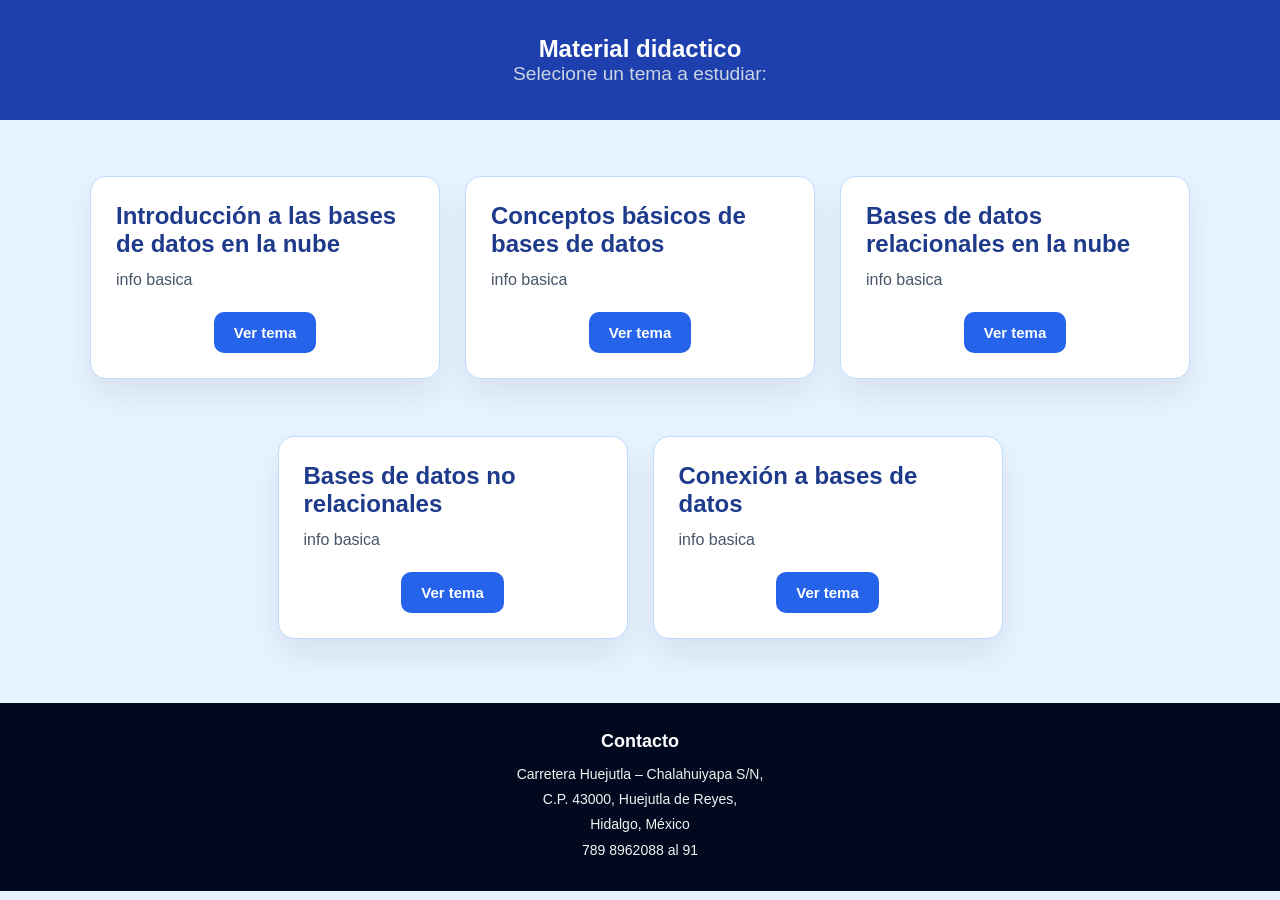
<file: index.html>
<!DOCTYPE html>
<html lang="es">
<head>
    <meta charset="UTF-8">
    <meta name="viewport" content="width=device-width, initial-scale=1.0">
    <title>Material Didactico</title>
    <link rel="stylesheet" href="style_index.css">
</head>
<body>
    <header>
        <h2>Material didactico</h2>
        <p>Selecione un tema a estudiar:</p>
    </header>
    
    <main>
        <div class="container">
            <div class="card">
                <h2>Introducción a las bases de datos en la nube</h2>
                <p>info basica</p>
                <button onclick="window.location.href='introduccion.html'">Ver tema</button>
            </div>
            <div class="card">
                <h2>Conceptos básicos de bases de datos</h2>
                <p>info basica</p>
                <button onclick="window.location.href='conceptos.html'">Ver tema</button>
            </div>
            <div class="card">
                <h2>Bases de datos relacionales en la nube</h2>
                <p>info basica</p>
                <button onclick="window.location.href='relacionales.html'">Ver tema</button>
            </div>

            <div class="card">
                <h2>Bases de datos no relacionales</h2>
                <p>info basica</p>
                <button onclick="window.location.href='no_relacionales.html'">Ver tema</button>
            </div>

            <div class="card">
                <h2>Conexión a bases de datos</h2>
                <p>info basica</p>
                <button onclick="window.location.href='conexion.html'">Ver tema</button>
            </div>
        </div>
    </main>
    <footer>
      <h3>Contacto</h3>
      <p>Carretera Huejutla – Chalahuiyapa S/N,</p>
      <p>C.P. 43000, Huejutla de Reyes,</p>
      <p>Hidalgo, México</p>
      <p>789 8962088 al 91</p>
    </footer>
</body>
</html>
</file>
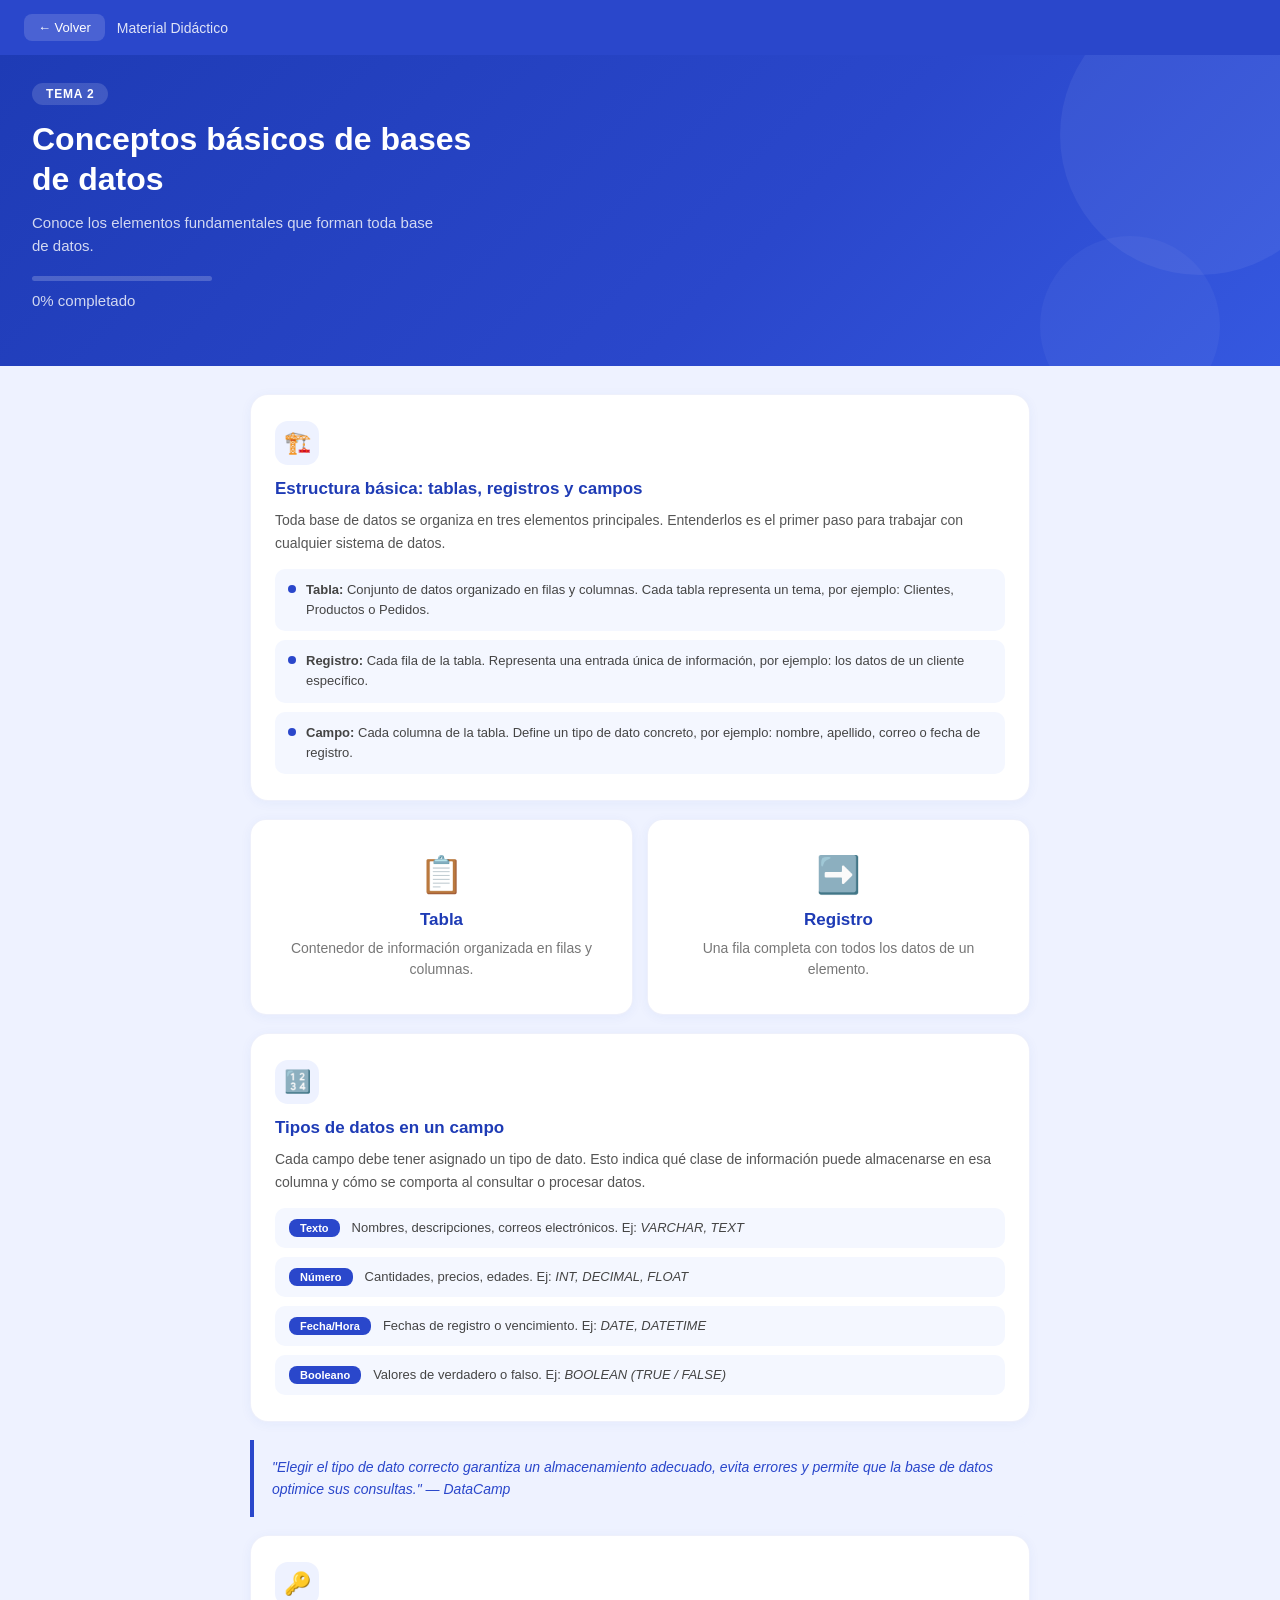
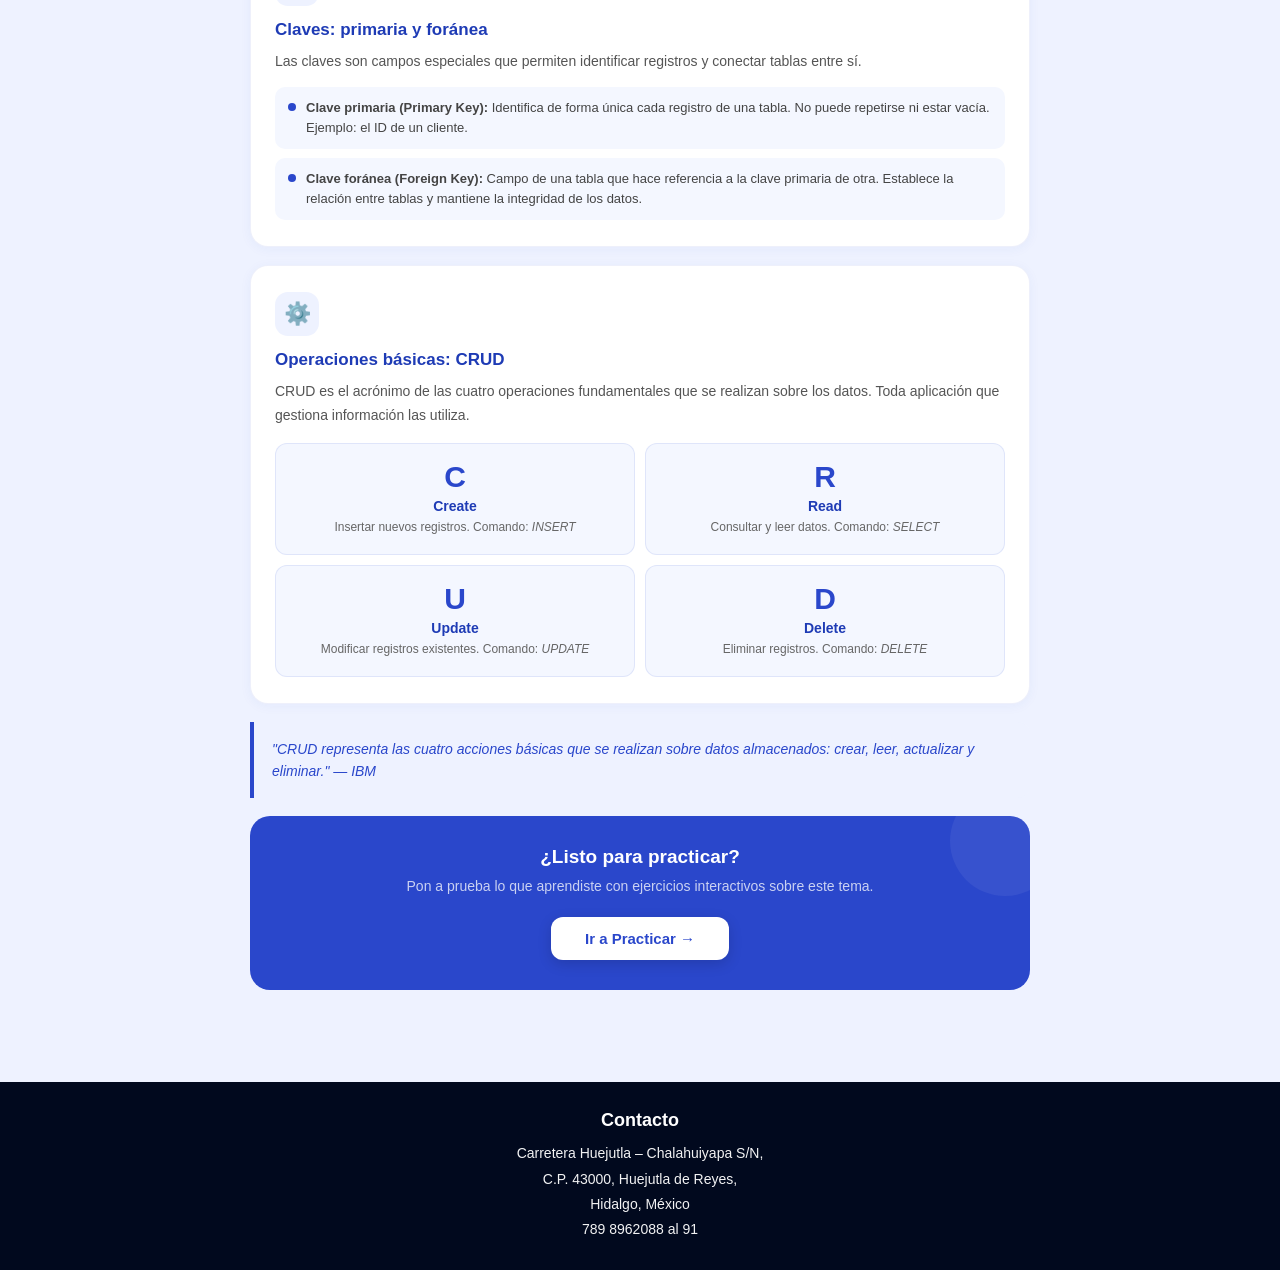
<file: conceptos.html>
<!DOCTYPE html>
<html lang="es">
<head>
  <meta charset="UTF-8" />
  <meta name="viewport" content="width=device-width, initial-scale=1.0"/>
  <title>Conceptos básicos de bases de datos</title>
  <link rel="stylesheet" href="conceptos.css" />
</head>
<body>

  <div class="page">

    <div class="topbar">
      <a href="index.html" class="back-btn">← Volver</a>
      <span class="topbar-title">Material Didáctico</span>
    </div>

    <div class="hero">
      <span class="hero-tag">Tema 2</span>
      <h1>Conceptos básicos de bases de datos</h1>
      <p>Conoce los elementos fundamentales que forman toda base de datos.</p>
      <div class="progress-bar-wrap">
        <div class="progress-bar-fill"></div>
      </div>
      <p class="progress-label">0% completado</p>
    </div>

    <div class="content">

      <!-- Sección 1 -->
      <div class="section-block">
        <div class="section-icon">🏗️</div>
        <h2>Estructura básica: tablas, registros y campos</h2>
        <p>Toda base de datos se organiza en tres elementos principales. Entenderlos es el primer paso para trabajar con cualquier sistema de datos.</p>
        <div class="key-points">
          <div class="key-point">
            <div class="key-dot"></div>
            <span><strong>Tabla:</strong> Conjunto de datos organizado en filas y columnas. Cada tabla representa un tema, por ejemplo: Clientes, Productos o Pedidos.</span>
          </div>
          <div class="key-point">
            <div class="key-dot"></div>
            <span><strong>Registro:</strong> Cada fila de la tabla. Representa una entrada única de información, por ejemplo: los datos de un cliente específico.</span>
          </div>
          <div class="key-point">
            <div class="key-dot"></div>
            <span><strong>Campo:</strong> Cada columna de la tabla. Define un tipo de dato concreto, por ejemplo: nombre, apellido, correo o fecha de registro.</span>
          </div>
        </div>
      </div>

      <!-- Tarjetas -->
      <div class="cards-row">
        <div class="mini-card">
          <div class="icon">📋</div>
          <h3>Tabla</h3>
          <p>Contenedor de información organizada en filas y columnas.</p>
        </div>
        <div class="mini-card">
          <div class="icon">➡️</div>
          <h3>Registro</h3>
          <p>Una fila completa con todos los datos de un elemento.</p>
        </div>
      </div>

      <!-- Sección 2 -->
      <div class="section-block">
        <div class="section-icon">🔢</div>
        <h2>Tipos de datos en un campo</h2>
        <p>Cada campo debe tener asignado un tipo de dato. Esto indica qué clase de información puede almacenarse en esa columna y cómo se comporta al consultar o procesar datos.</p>
        <div class="tipo-list">
          <div class="tipo-item">
            <span class="tipo-tag">Texto</span>
            <span>Nombres, descripciones, correos electrónicos. Ej: <em>VARCHAR, TEXT</em></span>
          </div>
          <div class="tipo-item">
            <span class="tipo-tag">Número</span>
            <span>Cantidades, precios, edades. Ej: <em>INT, DECIMAL, FLOAT</em></span>
          </div>
          <div class="tipo-item">
            <span class="tipo-tag">Fecha/Hora</span>
            <span>Fechas de registro o vencimiento. Ej: <em>DATE, DATETIME</em></span>
          </div>
          <div class="tipo-item">
            <span class="tipo-tag">Booleano</span>
            <span>Valores de verdadero o falso. Ej: <em>BOOLEAN (TRUE / FALSE)</em></span>
          </div>
        </div>
      </div>

      <!-- Cita -->
      <div class="quote-block">
        <p>"Elegir el tipo de dato correcto garantiza un almacenamiento adecuado, evita errores y permite que la base de datos optimice sus consultas." — DataCamp</p>
      </div>

      <!-- Sección 3 -->
      <div class="section-block">
        <div class="section-icon">🔑</div>
        <h2>Claves: primaria y foránea</h2>
        <p>Las claves son campos especiales que permiten identificar registros y conectar tablas entre sí.</p>
        <div class="key-points">
          <div class="key-point">
            <div class="key-dot"></div>
            <span><strong>Clave primaria (Primary Key):</strong> Identifica de forma única cada registro de una tabla. No puede repetirse ni estar vacía. Ejemplo: el ID de un cliente.</span>
          </div>
          <div class="key-point">
            <div class="key-dot"></div>
            <span><strong>Clave foránea (Foreign Key):</strong> Campo de una tabla que hace referencia a la clave primaria de otra. Establece la relación entre tablas y mantiene la integridad de los datos.</span>
          </div>
        </div>
      </div>

      <!-- Sección 4 -->
      <div class="section-block">
        <div class="section-icon">⚙️</div>
        <h2>Operaciones básicas: CRUD</h2>
        <p>CRUD es el acrónimo de las cuatro operaciones fundamentales que se realizan sobre los datos. Toda aplicación que gestiona información las utiliza.</p>
        <div class="crud-grid">
          <div class="crud-card">
            <span class="crud-letter">C</span>
            <strong>Create</strong>
            <p>Insertar nuevos registros. Comando: <em>INSERT</em></p>
          </div>
          <div class="crud-card">
            <span class="crud-letter">R</span>
            <strong>Read</strong>
            <p>Consultar y leer datos. Comando: <em>SELECT</em></p>
          </div>
          <div class="crud-card">
            <span class="crud-letter">U</span>
            <strong>Update</strong>
            <p>Modificar registros existentes. Comando: <em>UPDATE</em></p>
          </div>
          <div class="crud-card">
            <span class="crud-letter">D</span>
            <strong>Delete</strong>
            <p>Eliminar registros. Comando: <em>DELETE</em></p>
          </div>
        </div>
      </div>

      <div class="quote-block">
        <p>"CRUD representa las cuatro acciones básicas que se realizan sobre datos almacenados: crear, leer, actualizar y eliminar." — IBM</p>
      </div>

      <div class="practice-cta">
        <h3>¿Listo para practicar?</h3>
        <p>Pon a prueba lo que aprendiste con ejercicios interactivos sobre este tema.</p>
        <a href="practica_conceptos.html" class="cta-btn">Ir a Practicar →</a>
      </div>

    </div>
  </div>
  <footer>
      <h3>Contacto</h3>
      <p>Carretera Huejutla – Chalahuiyapa S/N,</p>
      <p>C.P. 43000, Huejutla de Reyes,</p>
      <p>Hidalgo, México</p>
      <p>789 8962088 al 91</p>
    </footer>

</body>
</html>
</file>
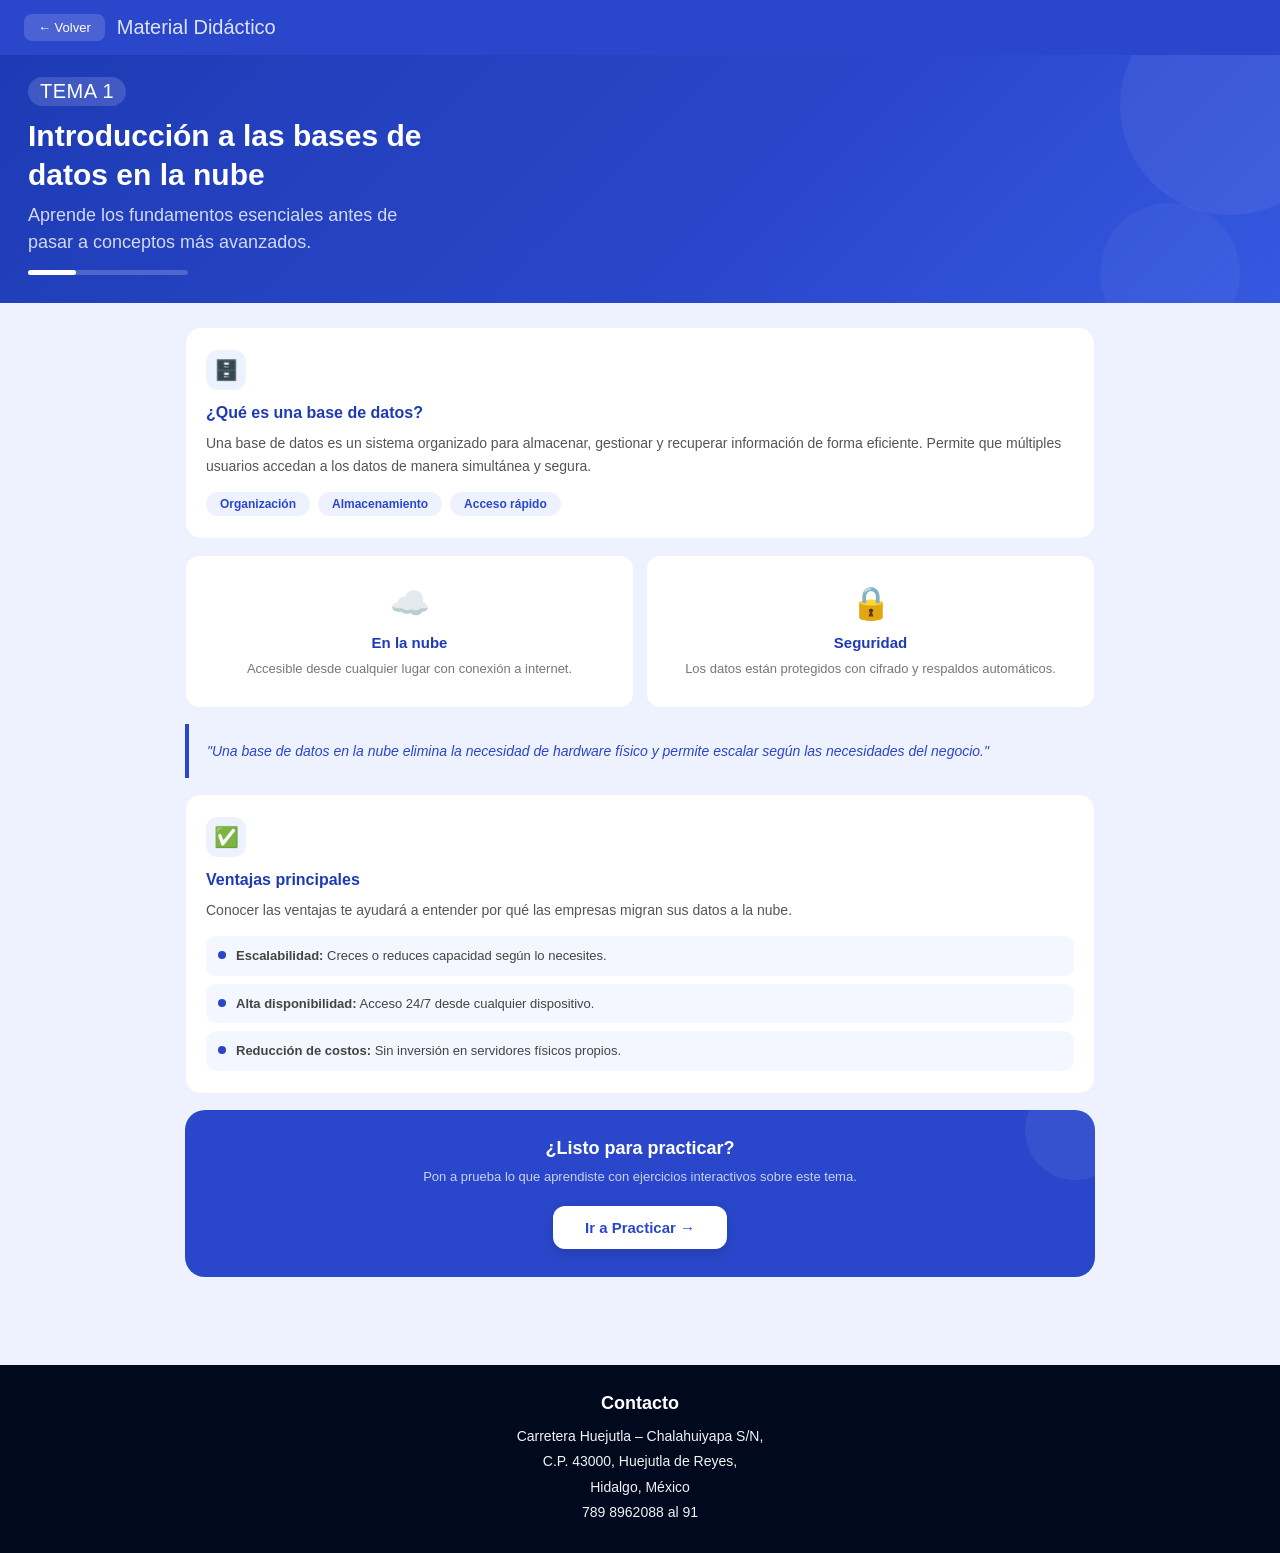
<file: introduccion.html>
<!DOCTYPE html>
<html lang="es">
<head>
  <meta charset="UTF-8" />
  <meta name="viewport" content="width=device-width, initial-scale=1.0"/>
  <title>Introducción a las bases de datos en la nube</title>
  <link rel="stylesheet" href="intro.css" />
</head>
<body>

  <div class="page">

    <!-- BARRA SUPERIOR -->
    <div class="topbar">
      <a href="index.html" class="back-btn">← Volver</a>
      <span class="topbar-title">Material Didáctico</span>
    </div>

    <!-- HERO -->
    <div class="hero">
      <span class="hero-tag">Tema 1</span>
      <h1>Introducción a las bases de datos en la nube</h1>
      <p>Aprende los fundamentos esenciales antes de pasar a conceptos más avanzados.</p>
      <div class="progress-bar-wrap">
        <div class="progress-bar-fill"></div>
      </div>
      
    </div>

    <!-- CONTENIDO -->
    <div class="content">

      <!-- Sección 1 -->
      <div class="section-block">
        <div class="section-icon">🗄️</div>
        <h2>¿Qué es una base de datos?</h2>
        <p>Una base de datos es un sistema organizado para almacenar, gestionar y recuperar información de forma eficiente. Permite que múltiples usuarios accedan a los datos de manera simultánea y segura.</p>
            <div class="chips-row">
            <span class="chip">Organización</span>
            <span class="chip">Almacenamiento</span>
            <span class="chip">Acceso rápido</span>
            </div>
      </div>

      <!-- Tarjetas rápidas -->
      <div class="cards-row">
        <div class="mini-card">
          <div class="icon">☁️</div>
          <h3>En la nube</h3>
          <p>Accesible desde cualquier lugar con conexión a internet.</p>
        </div>
        <div class="mini-card">
          <div class="icon">🔒</div>
          <h3>Seguridad</h3>
          <p>Los datos están protegidos con cifrado y respaldos automáticos.</p>
        </div>
      </div>

      <!-- Cita destacada -->
      <div class="quote-block">
        <p>"Una base de datos en la nube elimina la necesidad de hardware físico y permite escalar según las necesidades del negocio."</p>
      </div>

      <!-- Sección 2 -->
      <div class="section-block">
        <div class="section-icon">✅</div>
        <h2>Ventajas principales</h2>
        <p>Conocer las ventajas te ayudará a entender por qué las empresas migran sus datos a la nube.</p>
        <div class="key-points">
          <div class="key-point">
            <div class="key-dot"></div>
            <span><strong>Escalabilidad:</strong> Creces o reduces capacidad según lo necesites.</span>
          </div>
          <div class="key-point">
            <div class="key-dot"></div>
            <span><strong>Alta disponibilidad:</strong> Acceso 24/7 desde cualquier dispositivo.</span>
          </div>
          <div class="key-point">
            <div class="key-dot"></div>
            <span><strong>Reducción de costos:</strong> Sin inversión en servidores físicos propios.</span>
          </div>
        </div>
      </div>

      <!-- Botón CTA Práctica -->
      <div class="practice-cta">
        <h3>¿Listo para practicar?</h3>
        <p>Pon a prueba lo que aprendiste con ejercicios interactivos sobre este tema.</p>
        <a href="practica.html" class="cta-btn">Ir a Practicar →</a>
      </div>

    </div>
  </div>
  <footer>
      <h3>Contacto</h3>
      <p>Carretera Huejutla – Chalahuiyapa S/N,</p>
      <p>C.P. 43000, Huejutla de Reyes,</p>
      <p>Hidalgo, México</p>
      <p>789 8962088 al 91</p>
    </footer>

</body>
</html>
</file>
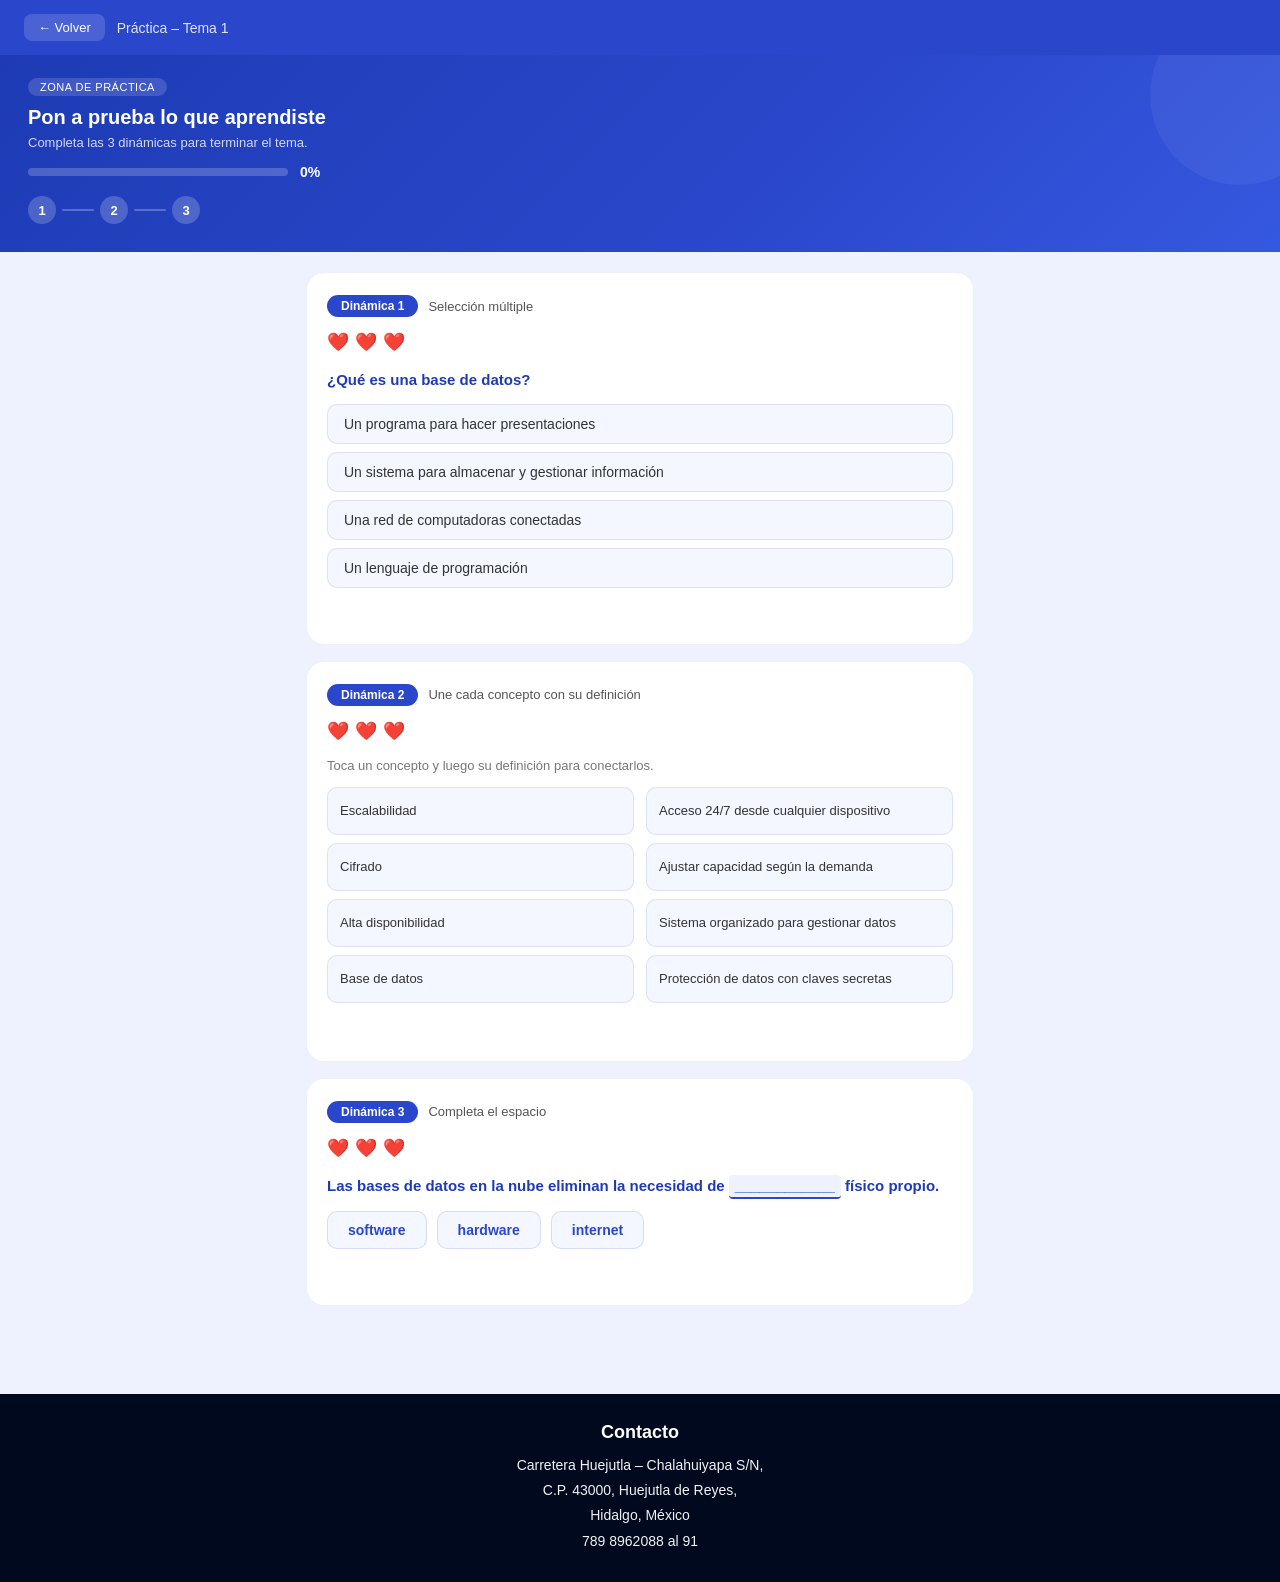
<file: practica.html>
<!DOCTYPE html>
<html lang="es">
<head>
  <meta charset="UTF-8" />
  <meta name="viewport" content="width=device-width, initial-scale=1.0"/>
  <title>Práctica – Introducción a Bases de Datos</title>
  <link rel="stylesheet" href="practica.css" />
</head>
<body>

<div class="page">

  <!-- TOPBAR -->
  <div class="topbar">
    <a href="introduccion.html" class="back-btn">← Volver</a>
    <span class="topbar-title">Práctica – Tema 1</span>
  </div>

  <!-- HERO -->
  <div class="hero">
    <span class="hero-tag">Zona de práctica</span>
    <h1>Pon a prueba lo que aprendiste</h1>
    <p>Completa las 3 dinámicas para terminar el tema.</p>
    <div class="progress-wrap">
      <div class="progress-track">
        <div class="progress-fill" id="globalBar"></div>
      </div>
      <span class="progress-pct" id="globalPct">0%</span>
    </div>
    <div class="steps-row">
      <div class="step" id="step-dot-0">1</div>
      <div class="step-line"></div>
      <div class="step" id="step-dot-1">2</div>
      <div class="step-line"></div>
      <div class="step" id="step-dot-2">3</div>
    </div>
  </div>

  <div class="content">

    <!-- ══════════════════════════════════════════
         DINÁMICA 1 – Opción múltiple
    ══════════════════════════════════════════ -->
    <div class="activity-card" id="act0">
      <div class="act-header">
        <span class="act-badge">Dinámica 1</span>
        <span class="act-type">Selección múltiple</span>
      </div>
      <div class="lives-row" id="lives0">
        <span class="heart">❤️</span><span class="heart">❤️</span><span class="heart">❤️</span>
      </div>

      <div class="question-block" id="q1">
        <p class="question-text">¿Qué es una base de datos?</p>
        <div class="options" id="opts1">
          <button class="opt-btn" data-correct="false" onclick="checkMC(this,'opts1','fb1','act0',0)">Un programa para hacer presentaciones</button>
          <button class="opt-btn" data-correct="true"  onclick="checkMC(this,'opts1','fb1','act0',0)">Un sistema para almacenar y gestionar información</button>
          <button class="opt-btn" data-correct="false" onclick="checkMC(this,'opts1','fb1','act0',0)">Una red de computadoras conectadas</button>
          <button class="opt-btn" data-correct="false" onclick="checkMC(this,'opts1','fb1','act0',0)">Un lenguaje de programación</button>
        </div>
        <div class="feedback" id="fb1"></div>
      </div>

      <div class="question-block hidden" id="q2">
        <p class="question-text">¿Cuál es una ventaja de las bases de datos en la nube?</p>
        <div class="options" id="opts2">
          <button class="opt-btn" data-correct="false" onclick="checkMC(this,'opts2','fb2','act0',0)">Requieren hardware físico propio</button>
          <button class="opt-btn" data-correct="false" onclick="checkMC(this,'opts2','fb2','act0',0)">Solo funcionan sin internet</button>
          <button class="opt-btn" data-correct="true"  onclick="checkMC(this,'opts2','fb2','act0',0)">Alta disponibilidad y acceso 24/7</button>
          <button class="opt-btn" data-correct="false" onclick="checkMC(this,'opts2','fb2','act0',0)">No permiten múltiples usuarios</button>
        </div>
        <div class="feedback" id="fb2"></div>
      </div>

      <div class="question-block hidden" id="q3">
        <p class="question-text">¿Qué significa escalabilidad en bases de datos en la nube?</p>
        <div class="options" id="opts3">
          <button class="opt-btn" data-correct="false" onclick="checkMC(this,'opts3','fb3','act0',0)">Que los datos se borran automáticamente</button>
          <button class="opt-btn" data-correct="true"  onclick="checkMC(this,'opts3','fb3','act0',0)">Poder aumentar o reducir capacidad según necesidad</button>
          <button class="opt-btn" data-correct="false" onclick="checkMC(this,'opts3','fb3','act0',0)">Que solo una persona puede acceder</button>
          <button class="opt-btn" data-correct="false" onclick="checkMC(this,'opts3','fb3','act0',0)">Que los datos se comparten públicamente</button>
        </div>
        <div class="feedback" id="fb3"></div>
      </div>

      <div class="act-success hidden" id="success0">
        <span class="success-icon">🎉</span>
        <p>¡Dinámica completada!</p>
      </div>
      <div class="act-failed hidden" id="failed0">
        <span class="fail-icon">😔</span>
        <p>Se acabaron las oportunidades. Continúa con la siguiente dinámica.</p>
      </div>
    </div>

    <!-- ══════════════════════════════════════════
         DINÁMICA 2 – Unir con líneas (click-click)
    ══════════════════════════════════════════ -->
    <div class="activity-card" id="act1">
      <div class="act-header">
        <span class="act-badge">Dinámica 2</span>
        <span class="act-type">Une cada concepto con su definición</span>
      </div>
      <div class="lives-row" id="lives1">
        <span class="heart">❤️</span><span class="heart">❤️</span><span class="heart">❤️</span>
      </div>
      <p class="match-hint">Toca un concepto y luego su definición para conectarlos.</p>

      <div class="match-area">
        <div class="match-col" id="leftCol">
          <div class="match-item left-item" data-id="a" onclick="selectLeft(this)">Escalabilidad</div>
          <div class="match-item left-item" data-id="b" onclick="selectLeft(this)">Cifrado</div>
          <div class="match-item left-item" data-id="c" onclick="selectLeft(this)">Alta disponibilidad</div>
          <div class="match-item left-item" data-id="d" onclick="selectLeft(this)">Base de datos</div>
        </div>
        <div class="match-col" id="rightCol">
          <div class="match-item right-item" data-id="c" onclick="selectRight(this)">Acceso 24/7 desde cualquier dispositivo</div>
          <div class="match-item right-item" data-id="a" onclick="selectRight(this)">Ajustar capacidad según la demanda</div>
          <div class="match-item right-item" data-id="d" onclick="selectRight(this)">Sistema organizado para gestionar datos</div>
          <div class="match-item right-item" data-id="b" onclick="selectRight(this)">Protección de datos con claves secretas</div>
        </div>
      </div>
      <div class="feedback" id="fb-match"></div>
      <div class="match-pairs" id="matchPairs"></div>

      <div class="act-success hidden" id="success1">
        <span class="success-icon">🎉</span>
        <p>¡Dinámica completada!</p>
      </div>
      <div class="act-failed hidden" id="failed1">
        <span class="fail-icon">😔</span>
        <p>Se acabaron las oportunidades. Continúa con la siguiente dinámica.</p>
      </div>
    </div>

    <!-- ══════════════════════════════════════════
         DINÁMICA 3 – Completar el espacio
    ══════════════════════════════════════════ -->
    <div class="activity-card" id="act2">
      <div class="act-header">
        <span class="act-badge">Dinámica 3</span>
        <span class="act-type">Completa el espacio</span>
      </div>
      <div class="lives-row" id="lives2">
        <span class="heart">❤️</span><span class="heart">❤️</span><span class="heart">❤️</span>
      </div>

      <div class="fill-block" id="fill-q1">
        <p class="question-text">Las bases de datos en la nube eliminan la necesidad de <span class="blank-word">____________</span> físico propio.</p>
        <div class="fill-options" id="fill-opts1">
          <button class="fill-btn" data-correct="false" onclick="checkFill(this,'fill-opts1','fill-fb1','act2',2)">software</button>
          <button class="fill-btn" data-correct="true"  onclick="checkFill(this,'fill-opts1','fill-fb1','act2',2)">hardware</button>
          <button class="fill-btn" data-correct="false" onclick="checkFill(this,'fill-opts1','fill-fb1','act2',2)">internet</button>
        </div>
        <div class="feedback" id="fill-fb1"></div>
      </div>

      <div class="fill-block hidden" id="fill-q2">
        <p class="question-text">Una base de datos permite que <span class="blank-word">____________</span> usuarios accedan a los datos de forma simultánea.</p>
        <div class="fill-options" id="fill-opts2">
          <button class="fill-btn" data-correct="false" onclick="checkFill(this,'fill-opts2','fill-fb2','act2',2)">ningún</button>
          <button class="fill-btn" data-correct="false" onclick="checkFill(this,'fill-opts2','fill-fb2','act2',2)">un solo</button>
          <button class="fill-btn" data-correct="true"  onclick="checkFill(this,'fill-opts2','fill-fb2','act2',2)">múltiples</button>
        </div>
        <div class="feedback" id="fill-fb2"></div>
      </div>

      <div class="fill-block hidden" id="fill-q3">
        <p class="question-text">La <span class="blank-word">____________</span> es la característica que permite crecer o reducir la capacidad de almacenamiento.</p>
        <div class="fill-options" id="fill-opts3">
          <button class="fill-btn" data-correct="false" onclick="checkFill(this,'fill-opts3','fill-fb3','act2',2)">disponibilidad</button>
          <button class="fill-btn" data-correct="false" onclick="checkFill(this,'fill-opts3','fill-fb3','act2',2)">seguridad</button>
          <button class="fill-btn" data-correct="true"  onclick="checkFill(this,'fill-opts3','fill-fb3','act2',2)">escalabilidad</button>
        </div>
        <div class="feedback" id="fill-fb3"></div>
      </div>

      <div class="act-success hidden" id="success2">
        <span class="success-icon">🎉</span>
        <p>¡Dinámica completada!</p>
      </div>
      <div class="act-failed hidden" id="failed2">
        <span class="fail-icon">😔</span>
        <p>Se acabaron las oportunidades.</p>
      </div>
    </div>

    <!-- RESULTADO FINAL -->
    <div class="final-card hidden" id="finalCard">
      <div class="final-icon" id="finalIcon">🏆</div>
      <h2 id="finalTitle">¡Práctica terminada!</h2>
      <p id="finalMsg">Completaste todas las dinámicas.</p>
      <p class="final-score-label">Calificación final: <span id="finalScore">0%</span></p>
      <div class="final-btns">
        <button class="retry-all-btn" onclick="retryAll()">🔄 Volver a intentarlo</button>
        <a href="introduccion.html" class="back-topic-btn">← Volver al tema</a>
      </div>
    </div>

  </div>
</div>

<script>
  // ── Estado global ──
  let actCompleted = [false, false, false];
  let actLives     = [3, 3, 3];
  let actScores    = [0, 0, 0];

  // ── Progress bar global ──
  function updateProgress() {
    const total = actScores.reduce((a, b) => a + b, 0) / 3;
    document.getElementById('globalBar').style.width = total + '%';
    document.getElementById('globalPct').textContent = Math.round(total) + '%';
    [0,1,2].forEach(i => {
      const dot = document.getElementById('step-dot-' + i);
      if (actCompleted[i]) dot.classList.add('done');
      else dot.classList.remove('done');
    });
    if (actCompleted[0] && actCompleted[1] && actCompleted[2]) {
      const pct = Math.round(total);
      document.getElementById('finalScore').textContent = pct + '%';
      document.getElementById('finalIcon').textContent = pct >= 70 ? '🏆' : '📚';
      document.getElementById('finalTitle').textContent = pct >= 70 ? '¡Práctica terminada!' : 'Puedes mejorar';
      document.getElementById('finalMsg').textContent = pct >= 70
        ? 'Excelente trabajo. Dominaste el tema.'
        : 'No te rindas, inténtalo de nuevo para mejorar tu calificación.';
      document.getElementById('finalCard').classList.remove('hidden');
    }
  }

  function showScore(actIdx, score) {
    document.querySelectorAll('#score' + actIdx).forEach(el => el.textContent = score + '%');
  }

  function loseLife(actIdx) {
    actLives[actIdx]--;
    const hearts = document.querySelectorAll('#lives' + actIdx + ' .heart');
    if (hearts[actLives[actIdx]]) {
      hearts[actLives[actIdx]].style.filter = 'grayscale(1)';
      hearts[actLives[actIdx]].style.opacity = '0.4';
    }
    return actLives[actIdx];
  }

  function disableOptions(containerId) {
    document.querySelectorAll('#' + containerId + ' button').forEach(b => b.disabled = true);
  }

  // ── Reintentar dinámica ──
  function retryAct(actIdx) {
    actCompleted[actIdx] = false;
    actLives[actIdx] = 3;
    actScores[actIdx] = 0;

    // Restaurar corazones
    document.querySelectorAll('#lives' + actIdx + ' .heart').forEach(h => {
      h.style.filter = ''; h.style.opacity = '';
    });

    // Ocultar resultado
    document.getElementById('failed' + actIdx).classList.add('hidden');
    document.getElementById('success' + actIdx).classList.add('hidden');

    if (actIdx === 0) {
      mc_current = 1; mc_correct = 0;
      ['q1','q2','q3'].forEach((id,i) => {
        const el = document.getElementById(id);
        if (i === 0) el.classList.remove('hidden'); else el.classList.add('hidden');
        el.querySelectorAll('button').forEach(b => { b.disabled = false; b.classList.remove('correct','wrong'); });
        document.getElementById('fb' + (i+1)).textContent = '';
        document.getElementById('fb' + (i+1)).className = 'feedback';
      });
    } else if (actIdx === 1) {
      matchedPairs = 0; selectedLeft = null;
      document.querySelectorAll('.left-item, .right-item').forEach(el => {
        el.classList.remove('matched','selected','wrong-shake');
        el.style.pointerEvents = '';
      });
      document.getElementById('matchPairs').innerHTML = '';
      document.getElementById('fb-match').textContent = '';
      document.getElementById('fb-match').className = 'feedback';
    } else if (actIdx === 2) {
      fill_current = 1; fill_correct = 0;
      ['fill-q1','fill-q2','fill-q3'].forEach((id,i) => {
        const el = document.getElementById(id);
        if (i === 0) el.classList.remove('hidden'); else el.classList.add('hidden');
        el.querySelectorAll('button').forEach(b => { b.disabled = false; b.classList.remove('correct','wrong'); });
        const fb = el.querySelector('.feedback');
        if (fb) { fb.textContent = ''; fb.className = 'feedback'; }
      });
    }
    updateProgress();
  }

  function retryAll() {
    // Reset estado
    actCompleted = [false, false, false];
    actLives = [3, 3, 3];
    actScores = [0, 0, 0];
    mc_current = 1; mc_correct = 0;
    fill_current = 1; fill_correct = 0;
    matchedPairs = 0; selectedLeft = null;

    // Ocultar tarjeta final
    document.getElementById('finalCard').classList.add('hidden');

    // Reiniciar cada actividad
    [0, 1, 2].forEach(i => retryAct(i));
    updateProgress();
  }

  // ══════════════════════════════════════
  // DINÁMICA 1 – Opción múltiple
  // ══════════════════════════════════════
  const mc_q = [null, 'q1', 'q2', 'q3'];
  let mc_current = 1;
  let mc_correct = 0;

  const fill_q = [null, 'fill-q1', 'fill-q2', 'fill-q3'];
  let fill_current = 1;
  let fill_correct = 0;

  function checkMC(btn, optsId, fbId, actId, actIdx) {
    if (actCompleted[actIdx] || actLives[actIdx] === 0) return;
    const fb = document.getElementById(fbId);
    disableOptions(optsId);

    if (btn.dataset.correct === 'true') {
      btn.classList.add('correct');
      fb.textContent = '✓ ¡Correcto!';
      fb.className = 'feedback ok';
      mc_correct++;
      setTimeout(() => {
        fb.textContent = ''; fb.className = 'feedback';
        mc_current++;
        if (mc_current <= 3) {
          document.getElementById(mc_q[mc_current]).classList.remove('hidden');
        } else {
          const sc = Math.round((mc_correct / 3) * 100);
          actScores[actIdx] = sc;
          actCompleted[actIdx] = true;
          showScore(actIdx, sc);
          document.getElementById('success' + actIdx).classList.remove('hidden');
          updateProgress();
        }
      }, 900);
    } else {
      btn.classList.add('wrong');
      fb.textContent = '✗ Incorrecto. Intenta de nuevo.';
      fb.className = 'feedback err';
      const remaining = loseLife(actIdx);
      if (remaining === 0) {
        setTimeout(() => {
          const sc = Math.round((mc_correct / 3) * 100);
          actScores[actIdx] = sc;
          actCompleted[actIdx] = true;
          showScore(actIdx, sc);
          document.getElementById('failed' + actIdx).classList.remove('hidden');
          setTimeout(() => updateProgress(), 600);
        }, 900);
      } else {
        setTimeout(() => {
          document.querySelectorAll('#' + optsId + ' button').forEach(b => { b.disabled = false; b.classList.remove('wrong'); });
          fb.textContent = ''; fb.className = 'feedback';
        }, 900);
      }
    }
  }

  function checkFill(btn, optsId, fbId, actId, actIdx) {
    if (actCompleted[actIdx] || actLives[actIdx] === 0) return;
    const fb = document.getElementById(fbId);
    disableOptions(optsId);

    if (btn.dataset.correct === 'true') {
      btn.classList.add('correct');
      fb.textContent = '✓ ¡Correcto!';
      fb.className = 'feedback ok';
      fill_correct++;
      setTimeout(() => {
        fb.textContent = ''; fb.className = 'feedback';
        fill_current++;
        if (fill_current <= 3) {
          document.getElementById(fill_q[fill_current]).classList.remove('hidden');
        } else {
          const sc = Math.round((fill_correct / 3) * 100);
          actScores[actIdx] = sc;
          actCompleted[actIdx] = true;
          showScore(actIdx, sc);
          document.getElementById('success' + actIdx).classList.remove('hidden');
          updateProgress();
        }
      }, 900);
    } else {
      btn.classList.add('wrong');
      fb.textContent = '✗ Incorrecto. Intenta de nuevo.';
      fb.className = 'feedback err';
      const remaining = loseLife(actIdx);
      if (remaining === 0) {
        setTimeout(() => {
          const sc = Math.round((fill_correct / 3) * 100);
          actScores[actIdx] = sc;
          actCompleted[actIdx] = true;
          showScore(actIdx, sc);
          document.getElementById('failed' + actIdx).classList.remove('hidden');
          setTimeout(() => updateProgress(), 600);
        }, 900);
      } else {
        setTimeout(() => {
          document.querySelectorAll('#' + optsId + ' button').forEach(b => { b.disabled = false; b.classList.remove('wrong'); });
          fb.textContent = ''; fb.className = 'feedback';
        }, 900);
      }
    }
  }

  // ══════════════════════════════════════
  // DINÁMICA 2 – Unir conceptos
  // ══════════════════════════════════════
  let selectedLeft  = null;
  let matchedPairs  = 0;
  const totalPairs  = 4;
  const matchActIdx = 1;

  function selectLeft(el) {
    if (actCompleted[matchActIdx] || actLives[matchActIdx] === 0) return;
    if (el.classList.contains('matched')) return;
    document.querySelectorAll('.left-item').forEach(i => i.classList.remove('selected'));
    el.classList.add('selected');
    selectedLeft = el;
  }

  function selectRight(el) {
    if (!selectedLeft) return;
    if (actCompleted[matchActIdx] || actLives[matchActIdx] === 0) return;
    if (el.classList.contains('matched')) return;

    const fb = document.getElementById('fb-match');

    if (selectedLeft.dataset.id === el.dataset.id) {
      selectedLeft.classList.remove('selected');
      selectedLeft.classList.add('matched');
      el.classList.add('matched');

      const pair = document.createElement('div');
      pair.className = 'pair-line ok';
      pair.textContent = selectedLeft.textContent + '  →  ' + el.textContent;
      document.getElementById('matchPairs').appendChild(pair);

      fb.textContent = '✓ ¡Correcto!';
      fb.className = 'feedback ok';
      selectedLeft = null;
      matchedPairs++;

      if (matchedPairs === totalPairs) {
        actScores[matchActIdx] = 100;
        actCompleted[matchActIdx] = true;
        showScore(matchActIdx, 100);
        setTimeout(() => {
          document.getElementById('success1').classList.remove('hidden');
          updateProgress();
        }, 600);
      } else {
        setTimeout(() => { fb.textContent = ''; fb.className = 'feedback'; }, 800);
      }
    } else {
      selectedLeft.classList.add('wrong-shake');
      el.classList.add('wrong-shake');
      fb.textContent = '✗ Esa combinación no es correcta.';
      fb.className = 'feedback err';

      const remaining = loseLife(matchActIdx);

      setTimeout(() => {
        selectedLeft.classList.remove('wrong-shake', 'selected');
        el.classList.remove('wrong-shake');
        selectedLeft = null;
        fb.textContent = ''; fb.className = 'feedback';

        if (remaining === 0) {
          const sc = Math.round((matchedPairs / totalPairs) * 100);
          actScores[matchActIdx] = sc;
          actCompleted[matchActIdx] = true;
          showScore(matchActIdx, sc);
          document.querySelectorAll('.left-item, .right-item').forEach(i => i.style.pointerEvents = 'none');
          document.getElementById('failed1').classList.remove('hidden');
          setTimeout(() => updateProgress(), 600);
        }
      }, 900);
    }
  }
</script>
    <footer>
      <h3>Contacto</h3>
      <p>Carretera Huejutla – Chalahuiyapa S/N,</p>
      <p>C.P. 43000, Huejutla de Reyes,</p>
      <p>Hidalgo, México</p>
      <p>789 8962088 al 91</p>
    </footer>

</body>
</html>
</file>
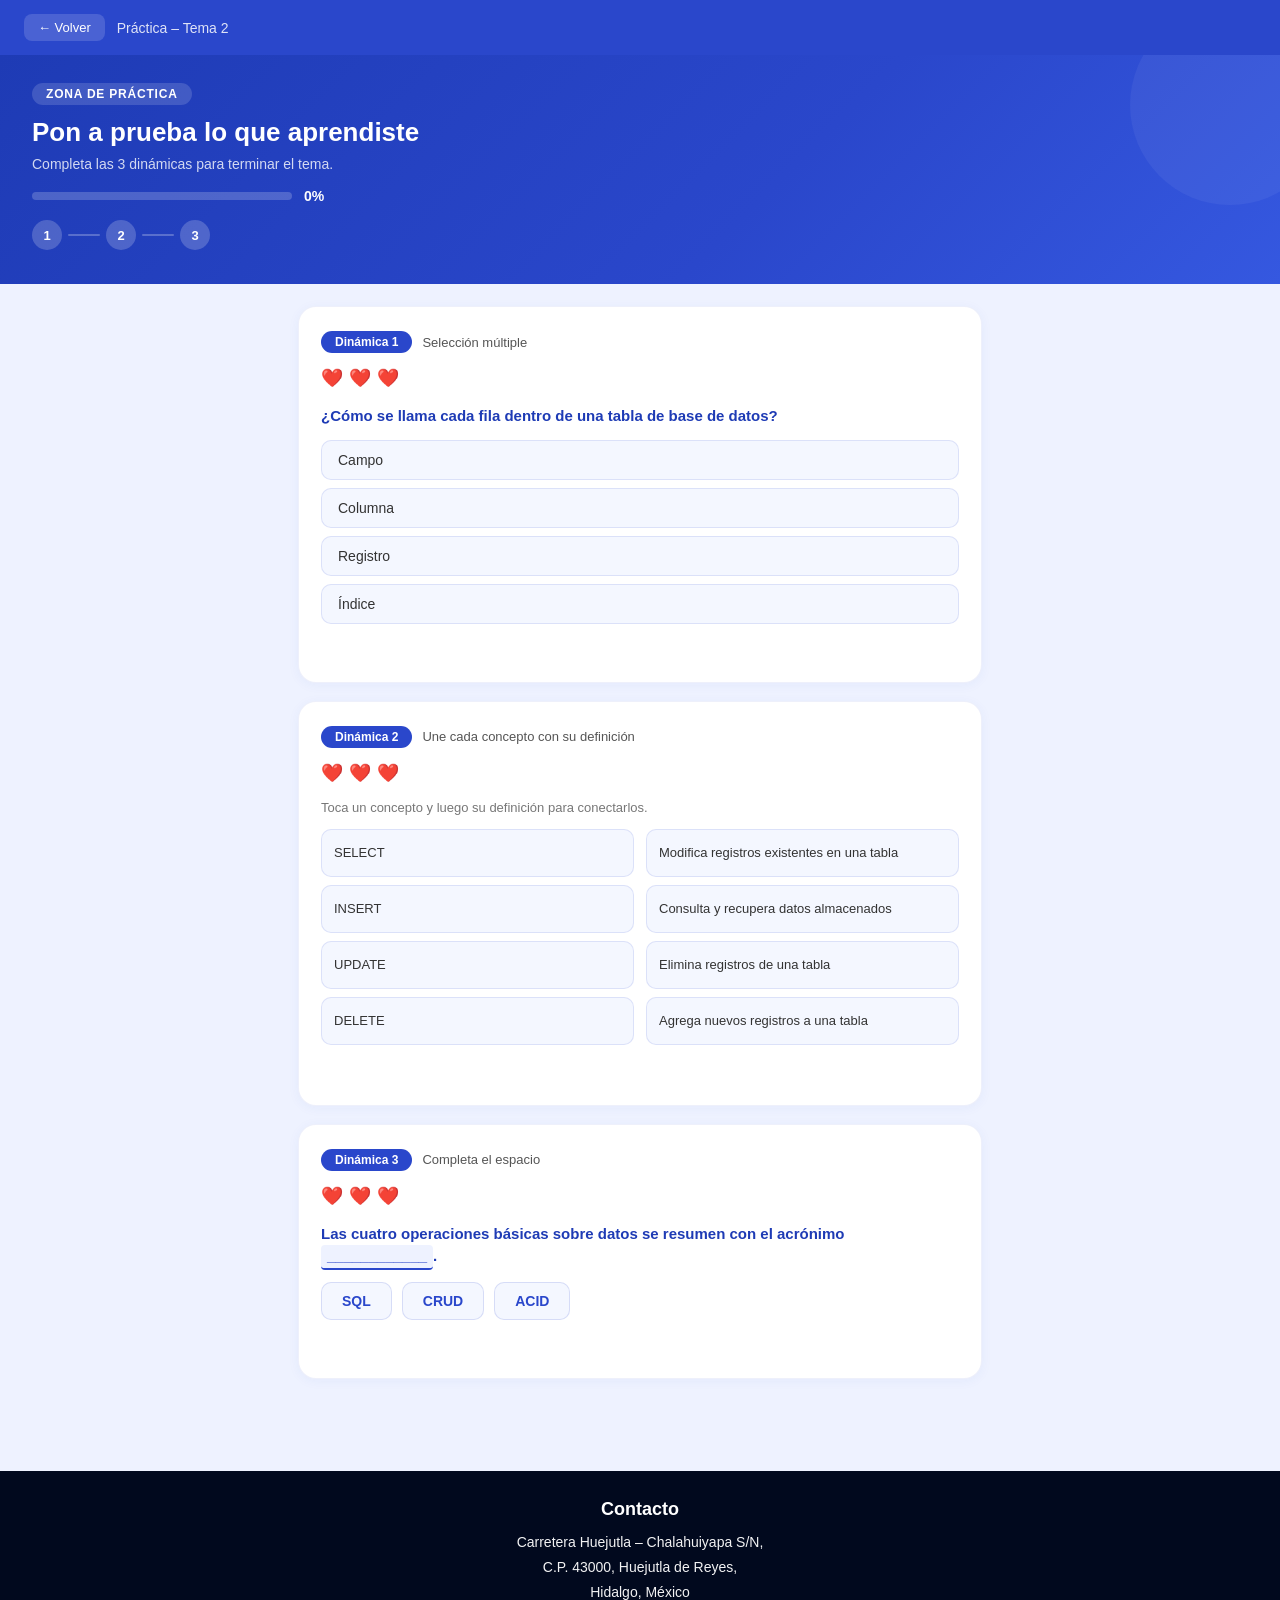
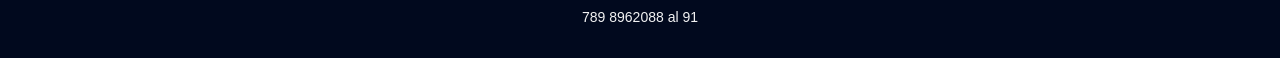
<file: practica_conceptos.html>
<!DOCTYPE html>
<html lang="es">
<head>
  <meta charset="UTF-8" />
  <meta name="viewport" content="width=device-width, initial-scale=1.0"/>
  <title>Práctica – Conceptos básicos de bases de datos</title>
  <link rel="stylesheet" href="practica_conceptos.css" />
</head>
<body>
<div class="page">

  <div class="topbar">
    <a href="conceptos.html" class="back-btn">← Volver</a>
    <span class="topbar-title">Práctica – Tema 2</span>
  </div>

  <div class="hero">
    <span class="hero-tag">Zona de práctica</span>
    <h1>Pon a prueba lo que aprendiste</h1>
    <p>Completa las 3 dinámicas para terminar el tema.</p>
    <div class="progress-wrap">
      <div class="progress-track"><div class="progress-fill" id="globalBar"></div></div>
      <span class="progress-pct" id="globalPct">0%</span>
    </div>
    <div class="steps-row">
      <div class="step" id="step-dot-0">1</div>
      <div class="step-line"></div>
      <div class="step" id="step-dot-1">2</div>
      <div class="step-line"></div>
      <div class="step" id="step-dot-2">3</div>
    </div>
  </div>

  <div class="content">

    <!-- DINÁMICA 1 – Selección múltiple -->
    <div class="activity-card" id="act0">
      <div class="act-header">
        <span class="act-badge">Dinámica 1</span>
        <span class="act-type">Selección múltiple</span>
      </div>
      <div class="lives-row" id="lives0">
        <span class="heart">❤️</span><span class="heart">❤️</span><span class="heart">❤️</span>
      </div>

      <div class="question-block" id="q1">
        <p class="question-text">¿Cómo se llama cada fila dentro de una tabla de base de datos?</p>
        <div class="options" id="opts1">
          <button class="opt-btn" data-correct="false" onclick="checkMC(this,'opts1','fb1',0)">Campo</button>
          <button class="opt-btn" data-correct="false" onclick="checkMC(this,'opts1','fb1',0)">Columna</button>
          <button class="opt-btn" data-correct="true"  onclick="checkMC(this,'opts1','fb1',0)">Registro</button>
          <button class="opt-btn" data-correct="false" onclick="checkMC(this,'opts1','fb1',0)">Índice</button>
        </div>
        <div class="feedback" id="fb1"></div>
      </div>

      <div class="question-block hidden" id="q2">
        <p class="question-text">¿Qué tipo de dato se usaría para almacenar la edad de una persona?</p>
        <div class="options" id="opts2">
          <button class="opt-btn" data-correct="false" onclick="checkMC(this,'opts2','fb2',0)">TEXT</button>
          <button class="opt-btn" data-correct="false" onclick="checkMC(this,'opts2','fb2',0)">DATE</button>
          <button class="opt-btn" data-correct="true"  onclick="checkMC(this,'opts2','fb2',0)">INT</button>
          <button class="opt-btn" data-correct="false" onclick="checkMC(this,'opts2','fb2',0)">BOOLEAN</button>
        </div>
        <div class="feedback" id="fb2"></div>
      </div>

      <div class="question-block hidden" id="q3">
        <p class="question-text">¿Qué característica tiene la clave primaria?</p>
        <div class="options" id="opts3">
          <button class="opt-btn" data-correct="false" onclick="checkMC(this,'opts3','fb3',0)">Puede repetirse en varios registros</button>
          <button class="opt-btn" data-correct="false" onclick="checkMC(this,'opts3','fb3',0)">Conecta dos tablas distintas</button>
          <button class="opt-btn" data-correct="false" onclick="checkMC(this,'opts3','fb3',0)">Solo almacena fechas</button>
          <button class="opt-btn" data-correct="true"  onclick="checkMC(this,'opts3','fb3',0)">Identifica de forma única cada registro de la tabla</button>
        </div>
        <div class="feedback" id="fb3"></div>
      </div>

      <div class="act-success hidden" id="success0"><span class="success-icon">🎉</span><p>¡Dinámica completada!</p></div>
      <div class="act-failed  hidden" id="failed0"><span class="fail-icon">😔</span><p>Se acabaron las oportunidades. Continúa con la siguiente dinámica.</p></div>
    </div>

    <!-- DINÁMICA 2 – Unir conceptos -->
    <div class="activity-card" id="act1">
      <div class="act-header">
        <span class="act-badge">Dinámica 2</span>
        <span class="act-type">Une cada concepto con su definición</span>
      </div>
      <div class="lives-row" id="lives1">
        <span class="heart">❤️</span><span class="heart">❤️</span><span class="heart">❤️</span>
      </div>
      <p class="match-hint">Toca un concepto y luego su definición para conectarlos.</p>
      <div class="match-area">
        <div class="match-col">
          <div class="match-item left-item" data-id="a" onclick="selectLeft(this)">SELECT</div>
          <div class="match-item left-item" data-id="b" onclick="selectLeft(this)">INSERT</div>
          <div class="match-item left-item" data-id="c" onclick="selectLeft(this)">UPDATE</div>
          <div class="match-item left-item" data-id="d" onclick="selectLeft(this)">DELETE</div>
        </div>
        <div class="match-col">
          <div class="match-item right-item" data-id="c" onclick="selectRight(this)">Modifica registros existentes en una tabla</div>
          <div class="match-item right-item" data-id="a" onclick="selectRight(this)">Consulta y recupera datos almacenados</div>
          <div class="match-item right-item" data-id="d" onclick="selectRight(this)">Elimina registros de una tabla</div>
          <div class="match-item right-item" data-id="b" onclick="selectRight(this)">Agrega nuevos registros a una tabla</div>
        </div>
      </div>
      <div class="feedback" id="fb-match"></div>
      <div class="match-pairs" id="matchPairs"></div>
      <div class="act-success hidden" id="success1"><span class="success-icon">🎉</span><p>¡Dinámica completada!</p></div>
      <div class="act-failed  hidden" id="failed1"><span class="fail-icon">😔</span><p>Se acabaron las oportunidades. Continúa con la siguiente dinámica.</p></div>
    </div>

    <!-- DINÁMICA 3 – Completar el espacio -->
    <div class="activity-card" id="act2">
      <div class="act-header">
        <span class="act-badge">Dinámica 3</span>
        <span class="act-type">Completa el espacio</span>
      </div>
      <div class="lives-row" id="lives2">
        <span class="heart">❤️</span><span class="heart">❤️</span><span class="heart">❤️</span>
      </div>

      <div class="fill-block" id="fill-q1">
        <p class="question-text">Las cuatro operaciones básicas sobre datos se resumen con el acrónimo <span class="blank-word">____________</span>.</p>
        <div class="fill-options" id="fill-opts1">
          <button class="fill-btn" data-correct="false" onclick="checkFill(this,'fill-opts1','fill-fb1',2)">SQL</button>
          <button class="fill-btn" data-correct="true"  onclick="checkFill(this,'fill-opts1','fill-fb1',2)">CRUD</button>
          <button class="fill-btn" data-correct="false" onclick="checkFill(this,'fill-opts1','fill-fb1',2)">ACID</button>
        </div>
        <div class="feedback" id="fill-fb1"></div>
      </div>

      <div class="fill-block hidden" id="fill-q2">
        <p class="question-text">La clave <span class="blank-word">____________</span> conecta una tabla con la clave primaria de otra, creando una relación entre ambas.</p>
        <div class="fill-options" id="fill-opts2">
          <button class="fill-btn" data-correct="false" onclick="checkFill(this,'fill-opts2','fill-fb2',2)">primaria</button>
          <button class="fill-btn" data-correct="true"  onclick="checkFill(this,'fill-opts2','fill-fb2',2)">foránea</button>
          <button class="fill-btn" data-correct="false" onclick="checkFill(this,'fill-opts2','fill-fb2',2)">secundaria</button>
        </div>
        <div class="feedback" id="fill-fb2"></div>
      </div>

      <div class="fill-block hidden" id="fill-q3">
        <p class="question-text">Cada columna de una tabla se llama <span class="blank-word">____________</span> y define el tipo de información que se almacena.</p>
        <div class="fill-options" id="fill-opts3">
          <button class="fill-btn" data-correct="false" onclick="checkFill(this,'fill-opts3','fill-fb3',2)">registro</button>
          <button class="fill-btn" data-correct="false" onclick="checkFill(this,'fill-opts3','fill-fb3',2)">tabla</button>
          <button class="fill-btn" data-correct="true"  onclick="checkFill(this,'fill-opts3','fill-fb3',2)">campo</button>
        </div>
        <div class="feedback" id="fill-fb3"></div>
      </div>

      <div class="act-success hidden" id="success2"><span class="success-icon">🎉</span><p>¡Dinámica completada!</p></div>
      <div class="act-failed  hidden" id="failed2"><span class="fail-icon">😔</span><p>Se acabaron las oportunidades.</p></div>
    </div>

    <!-- RESULTADO FINAL -->
    <div class="final-card hidden" id="finalCard">
      <div class="final-icon" id="finalIcon">🏆</div>
      <h2 id="finalTitle">¡Práctica terminada!</h2>
      <p id="finalMsg">Completaste todas las dinámicas.</p>
      <p class="final-score-label">Calificación final: <span id="finalScore">0%</span></p>
      <div class="final-btns">
        <button class="retry-all-btn" onclick="retryAll()">🔄 Volver a intentarlo</button>
        <a href="conceptos.html" class="back-topic-btn">← Volver al tema</a>
      </div>
    </div>

  </div>
</div>

<script>
  let actCompleted = [false,false,false];
  let actLives     = [3,3,3];
  let actScores    = [0,0,0];

  function updateProgress() {
    const total = actScores.reduce((a,b) => a+b, 0) / 3;
    document.getElementById('globalBar').style.width = total + '%';
    document.getElementById('globalPct').textContent = Math.round(total) + '%';
    [0,1,2].forEach(i => {
      const dot = document.getElementById('step-dot-' + i);
      if (actCompleted[i]) dot.classList.add('done'); else dot.classList.remove('done');
    });
    if (actCompleted[0] && actCompleted[1] && actCompleted[2]) {
      const pct = Math.round(total);
      document.getElementById('finalScore').textContent = pct + '%';
      document.getElementById('finalIcon').textContent  = pct >= 70 ? '🏆' : '📚';
      document.getElementById('finalTitle').textContent = pct >= 70 ? '¡Práctica terminada!' : 'Puedes mejorar';
      document.getElementById('finalMsg').textContent   = pct >= 70 ? 'Excelente trabajo. Dominaste el tema.' : 'No te rindas, inténtalo de nuevo para mejorar tu calificación.';
      document.getElementById('finalCard').classList.remove('hidden');
    }
  }

  function loseLife(actIdx) {
    actLives[actIdx]--;
    const hearts = document.querySelectorAll('#lives' + actIdx + ' .heart');
    if (hearts[actLives[actIdx]]) { hearts[actLives[actIdx]].style.filter = 'grayscale(1)'; hearts[actLives[actIdx]].style.opacity = '0.4'; }
    return actLives[actIdx];
  }

  function disableOptions(id) { document.querySelectorAll('#' + id + ' button').forEach(b => b.disabled = true); }

  function retryAct(actIdx) {
    actCompleted[actIdx] = false; actLives[actIdx] = 3; actScores[actIdx] = 0;
    document.querySelectorAll('#lives' + actIdx + ' .heart').forEach(h => { h.style.filter = ''; h.style.opacity = ''; });
    document.getElementById('failed' + actIdx).classList.add('hidden');
    document.getElementById('success'+ actIdx).classList.add('hidden');
    if (actIdx === 0) {
      mc_current = 1; mc_correct = 0;
      ['q1','q2','q3'].forEach((id,i) => {
        const el = document.getElementById(id);
        if (i === 0) el.classList.remove('hidden'); else el.classList.add('hidden');
        el.querySelectorAll('button').forEach(b => { b.disabled = false; b.classList.remove('correct','wrong'); });
        const fb = document.getElementById('fb'+(i+1)); fb.textContent=''; fb.className='feedback';
      });
    } else if (actIdx === 1) {
      matchedPairs = 0; selectedLeft = null;
      document.querySelectorAll('.left-item,.right-item').forEach(el => { el.classList.remove('matched','selected','wrong-shake'); el.style.pointerEvents=''; });
      document.getElementById('matchPairs').innerHTML = '';
      document.getElementById('fb-match').textContent=''; document.getElementById('fb-match').className='feedback';
    } else if (actIdx === 2) {
      fill_current = 1; fill_correct = 0;
      ['fill-q1','fill-q2','fill-q3'].forEach((id,i) => {
        const el = document.getElementById(id);
        if (i === 0) el.classList.remove('hidden'); else el.classList.add('hidden');
        el.querySelectorAll('button').forEach(b => { b.disabled=false; b.classList.remove('correct','wrong'); });
        const fb = el.querySelector('.feedback'); if (fb) { fb.textContent=''; fb.className='feedback'; }
      });
    }
  }

  function retryAll() {
    actCompleted=[false,false,false]; actLives=[3,3,3]; actScores=[0,0,0];
    mc_current=1; mc_correct=0; fill_current=1; fill_correct=0; matchedPairs=0; selectedLeft=null;
    document.getElementById('finalCard').classList.add('hidden');
    [0,1,2].forEach(i => retryAct(i));
    updateProgress();
  }

  // Dinámica 1
  const mc_q = [null,'q1','q2','q3'];
  let mc_current=1, mc_correct=0;

  function checkMC(btn, optsId, fbId, actIdx) {
    if (actCompleted[actIdx] || actLives[actIdx]===0) return;
    const fb = document.getElementById(fbId);
    disableOptions(optsId);
    if (btn.dataset.correct==='true') {
      btn.classList.add('correct'); fb.textContent='✓ ¡Correcto!'; fb.className='feedback ok'; mc_correct++;
      setTimeout(() => {
        fb.textContent=''; fb.className='feedback'; mc_current++;
        if (mc_current<=3) { document.getElementById(mc_q[mc_current]).classList.remove('hidden'); }
        else {
          const sc=Math.round((mc_correct/3)*100); actScores[actIdx]=sc; actCompleted[actIdx]=true;
          document.getElementById('success'+actIdx).classList.remove('hidden');
          setTimeout(()=>updateProgress(),400);
        }
      },900);
    } else {
      btn.classList.add('wrong'); fb.textContent='✗ Incorrecto. Intenta de nuevo.'; fb.className='feedback err';
      const remaining=loseLife(actIdx);
      if (remaining===0) {
        setTimeout(()=>{ const sc=Math.round((mc_correct/3)*100); actScores[actIdx]=sc; actCompleted[actIdx]=true; document.getElementById('failed'+actIdx).classList.remove('hidden'); setTimeout(()=>updateProgress(),600); },900);
      } else {
        setTimeout(()=>{ document.querySelectorAll('#'+optsId+' button').forEach(b=>{b.disabled=false;b.classList.remove('wrong');}); fb.textContent=''; fb.className='feedback'; },900);
      }
    }
  }

  // Dinámica 3
  const fill_q=[null,'fill-q1','fill-q2','fill-q3'];
  let fill_current=1, fill_correct=0;

  function checkFill(btn, optsId, fbId, actIdx) {
    if (actCompleted[actIdx] || actLives[actIdx]===0) return;
    const fb=document.getElementById(fbId);
    disableOptions(optsId);
    if (btn.dataset.correct==='true') {
      btn.classList.add('correct'); fb.textContent='✓ ¡Correcto!'; fb.className='feedback ok'; fill_correct++;
      setTimeout(()=>{
        fb.textContent=''; fb.className='feedback'; fill_current++;
        if (fill_current<=3) { document.getElementById(fill_q[fill_current]).classList.remove('hidden'); }
        else {
          const sc=Math.round((fill_correct/3)*100); actScores[actIdx]=sc; actCompleted[actIdx]=true;
          document.getElementById('success'+actIdx).classList.remove('hidden');
          setTimeout(()=>updateProgress(),400);
        }
      },900);
    } else {
      btn.classList.add('wrong'); fb.textContent='✗ Incorrecto. Intenta de nuevo.'; fb.className='feedback err';
      const remaining=loseLife(actIdx);
      if (remaining===0) {
        setTimeout(()=>{ const sc=Math.round((fill_correct/3)*100); actScores[actIdx]=sc; actCompleted[actIdx]=true; document.getElementById('failed'+actIdx).classList.remove('hidden'); setTimeout(()=>updateProgress(),600); },900);
      } else {
        setTimeout(()=>{ document.querySelectorAll('#'+optsId+' button').forEach(b=>{b.disabled=false;b.classList.remove('wrong');}); fb.textContent=''; fb.className='feedback'; },900);
      }
    }
  }

  // Dinámica 2
  let selectedLeft=null, matchedPairs=0;
  const totalPairs=4, matchActIdx=1;

  function selectLeft(el) {
    if (actCompleted[matchActIdx]||actLives[matchActIdx]===0) return;
    if (el.classList.contains('matched')) return;
    document.querySelectorAll('.left-item').forEach(i=>i.classList.remove('selected'));
    el.classList.add('selected'); selectedLeft=el;
  }

  function selectRight(el) {
    if (!selectedLeft) return;
    if (actCompleted[matchActIdx]||actLives[matchActIdx]===0) return;
    if (el.classList.contains('matched')) return;
    const fb=document.getElementById('fb-match');
    if (selectedLeft.dataset.id===el.dataset.id) {
      selectedLeft.classList.remove('selected'); selectedLeft.classList.add('matched'); el.classList.add('matched');
      const pair=document.createElement('div'); pair.className='pair-line ok';
      pair.textContent=selectedLeft.textContent+'  →  '+el.textContent;
      document.getElementById('matchPairs').appendChild(pair);
      fb.textContent='✓ ¡Correcto!'; fb.className='feedback ok'; selectedLeft=null; matchedPairs++;
      if (matchedPairs===totalPairs) {
        actScores[matchActIdx]=100; actCompleted[matchActIdx]=true;
        setTimeout(()=>{ document.getElementById('success1').classList.remove('hidden'); setTimeout(()=>updateProgress(),400); },600);
      } else { setTimeout(()=>{fb.textContent='';fb.className='feedback';},800); }
    } else {
      selectedLeft.classList.add('wrong-shake'); el.classList.add('wrong-shake');
      fb.textContent='✗ Esa combinación no es correcta.'; fb.className='feedback err';
      const remaining=loseLife(matchActIdx);
      setTimeout(()=>{
        selectedLeft.classList.remove('wrong-shake','selected'); el.classList.remove('wrong-shake');
        selectedLeft=null; fb.textContent=''; fb.className='feedback';
        if (remaining===0) {
          actScores[matchActIdx]=Math.round((matchedPairs/totalPairs)*100); actCompleted[matchActIdx]=true;
          document.querySelectorAll('.left-item,.right-item').forEach(i=>i.style.pointerEvents='none');
          document.getElementById('failed1').classList.remove('hidden');
          setTimeout(()=>updateProgress(),600);
        }
      },900);
    }
  }
</script>
    <footer>
      <h3>Contacto</h3>
      <p>Carretera Huejutla – Chalahuiyapa S/N,</p>
      <p>C.P. 43000, Huejutla de Reyes,</p>
      <p>Hidalgo, México</p>
      <p>789 8962088 al 91</p>
    </footer>
</body>
</html>
</file>
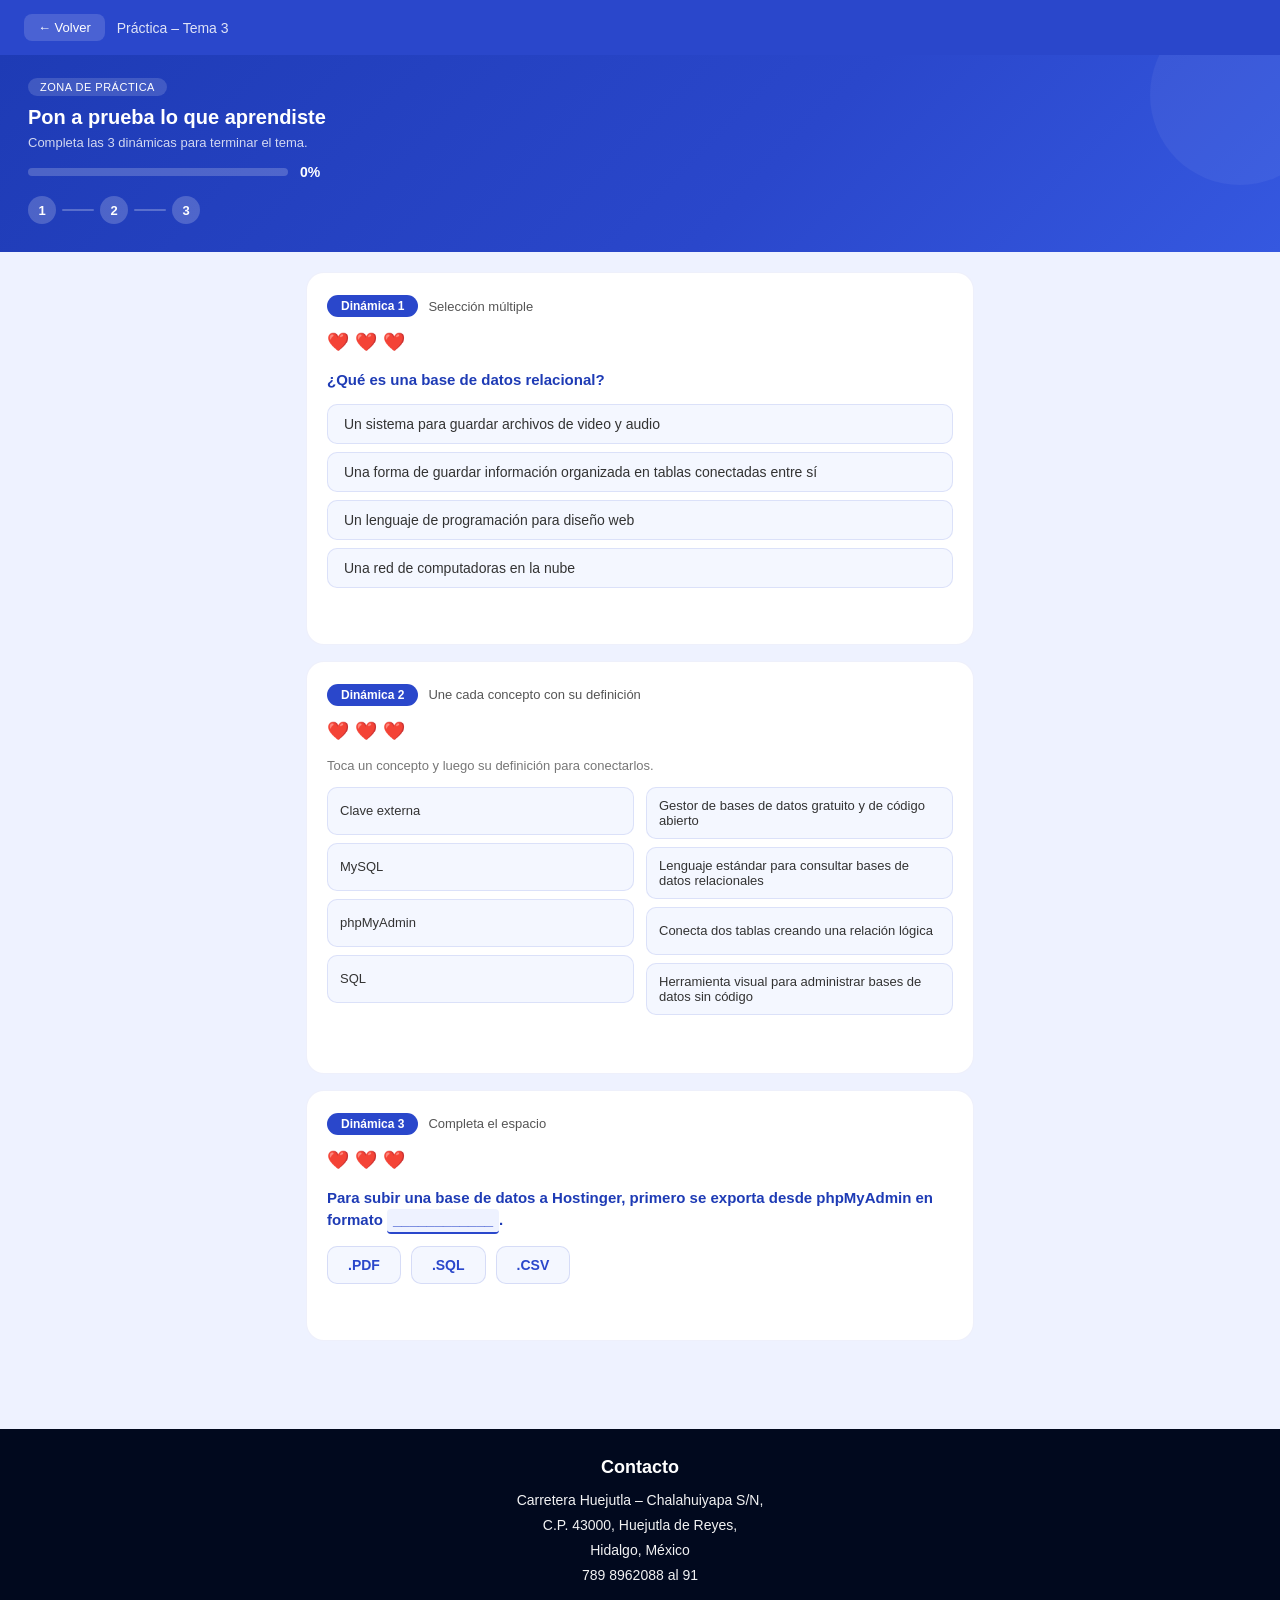
<file: practica_relaciones.html>
<!DOCTYPE html>
<html lang="es">
<head>
  <meta charset="UTF-8" />
  <meta name="viewport" content="width=device-width, initial-scale=1.0"/>
  <title>Práctica – Bases de datos relacionales</title>
  <link rel="stylesheet" href="practica_relacionales.css" />
</head>
<body>

<div class="page">

  <!-- TOPBAR -->
  <div class="topbar">
    <a href="relacionales.html" class="back-btn">← Volver</a>
    <span class="topbar-title">Práctica – Tema 3</span>
  </div>

  <!-- HERO -->
  <div class="hero">
    <span class="hero-tag">Zona de práctica</span>
    <h1>Pon a prueba lo que aprendiste</h1>
    <p>Completa las 3 dinámicas para terminar el tema.</p>
    <div class="progress-wrap">
      <div class="progress-track">
        <div class="progress-fill" id="globalBar"></div>
      </div>
      <span class="progress-pct" id="globalPct">0%</span>
    </div>
    <div class="steps-row">
      <div class="step" id="step-dot-0">1</div>
      <div class="step-line"></div>
      <div class="step" id="step-dot-1">2</div>
      <div class="step-line"></div>
      <div class="step" id="step-dot-2">3</div>
    </div>
  </div>

  <div class="content">

    <!-- ══════════════════════════════════════════
         DINÁMICA 1 – Selección múltiple
    ══════════════════════════════════════════ -->
    <div class="activity-card" id="act0">
      <div class="act-header">
        <span class="act-badge">Dinámica 1</span>
        <span class="act-type">Selección múltiple</span>
      </div>
      <div class="lives-row" id="lives0">
        <span class="heart">❤️</span><span class="heart">❤️</span><span class="heart">❤️</span>
      </div>

      <div class="question-block" id="q1">
        <p class="question-text">¿Qué es una base de datos relacional?</p>
        <div class="options" id="opts1">
          <button class="opt-btn" data-correct="false" onclick="checkMC(this,'opts1','fb1',0)">Un sistema para guardar archivos de video y audio</button>
          <button class="opt-btn" data-correct="true"  onclick="checkMC(this,'opts1','fb1',0)">Una forma de guardar información organizada en tablas conectadas entre sí</button>
          <button class="opt-btn" data-correct="false" onclick="checkMC(this,'opts1','fb1',0)">Un lenguaje de programación para diseño web</button>
          <button class="opt-btn" data-correct="false" onclick="checkMC(this,'opts1','fb1',0)">Una red de computadoras en la nube</button>
        </div>
        <div class="feedback" id="fb1"></div>
      </div>

      <div class="question-block hidden" id="q2">
        <p class="question-text">¿Para qué sirve la clave primaria en una tabla?</p>
        <div class="options" id="opts2">
          <button class="opt-btn" data-correct="false" onclick="checkMC(this,'opts2','fb2',0)">Para cifrar los datos de la tabla</button>
          <button class="opt-btn" data-correct="false" onclick="checkMC(this,'opts2','fb2',0)">Para conectar dos tablas diferentes</button>
          <button class="opt-btn" data-correct="true"  onclick="checkMC(this,'opts2','fb2',0)">Para identificar de forma única cada registro dentro de una tabla</button>
          <button class="opt-btn" data-correct="false" onclick="checkMC(this,'opts2','fb2',0)">Para eliminar registros duplicados automáticamente</button>
        </div>
        <div class="feedback" id="fb2"></div>
      </div>

      <div class="question-block hidden" id="q3">
        <p class="question-text">¿Cuál es una ventaja de las bases de datos relacionales?</p>
        <div class="options" id="opts3">
          <button class="opt-btn" data-correct="false" onclick="checkMC(this,'opts3','fb3',0)">La información se repite en cada tabla para mayor seguridad</button>
          <button class="opt-btn" data-correct="false" onclick="checkMC(this,'opts3','fb3',0)">No permiten realizar búsquedas ni filtros</button>
          <button class="opt-btn" data-correct="false" onclick="checkMC(this,'opts3','fb3',0)">Solo pueden usarse sin conexión a internet</button>
          <button class="opt-btn" data-correct="true"  onclick="checkMC(this,'opts3','fb3',0)">Si se modifica un dato, el cambio se refleja en toda la base de datos</button>
        </div>
        <div class="feedback" id="fb3"></div>
      </div>

      <div class="act-success hidden" id="success0">
        <span class="success-icon">🎉</span>
        <p>¡Dinámica completada!</p>
      </div>
      <div class="act-failed hidden" id="failed0">
        <span class="fail-icon">😔</span>
        <p>Se acabaron las oportunidades. Continúa con la siguiente dinámica.</p>
      </div>
    </div>

    <!-- ══════════════════════════════════════════
         DINÁMICA 2 – Unir conceptos
    ══════════════════════════════════════════ -->
    <div class="activity-card" id="act1">
      <div class="act-header">
        <span class="act-badge">Dinámica 2</span>
        <span class="act-type">Une cada concepto con su definición</span>
      </div>
      <div class="lives-row" id="lives1">
        <span class="heart">❤️</span><span class="heart">❤️</span><span class="heart">❤️</span>
      </div>
      <p class="match-hint">Toca un concepto y luego su definición para conectarlos.</p>

      <div class="match-area">
        <div class="match-col" id="leftCol">
          <div class="match-item left-item" data-id="a" onclick="selectLeft(this)">Clave externa</div>
          <div class="match-item left-item" data-id="b" onclick="selectLeft(this)">MySQL</div>
          <div class="match-item left-item" data-id="c" onclick="selectLeft(this)">phpMyAdmin</div>
          <div class="match-item left-item" data-id="d" onclick="selectLeft(this)">SQL</div>
        </div>
        <div class="match-col" id="rightCol">
          <div class="match-item right-item" data-id="b" onclick="selectRight(this)">Gestor de bases de datos gratuito y de código abierto</div>
          <div class="match-item right-item" data-id="d" onclick="selectRight(this)">Lenguaje estándar para consultar bases de datos relacionales</div>
          <div class="match-item right-item" data-id="a" onclick="selectRight(this)">Conecta dos tablas creando una relación lógica</div>
          <div class="match-item right-item" data-id="c" onclick="selectRight(this)">Herramienta visual para administrar bases de datos sin código</div>
        </div>
      </div>
      <div class="feedback" id="fb-match"></div>
      <div class="match-pairs" id="matchPairs"></div>

      <div class="act-success hidden" id="success1">
        <span class="success-icon">🎉</span>
        <p>¡Dinámica completada!</p>
      </div>
      <div class="act-failed hidden" id="failed1">
        <span class="fail-icon">😔</span>
        <p>Se acabaron las oportunidades. Continúa con la siguiente dinámica.</p>
      </div>
    </div>

    <!-- ══════════════════════════════════════════
         DINÁMICA 3 – Completar el espacio
    ══════════════════════════════════════════ -->
    <div class="activity-card" id="act2">
      <div class="act-header">
        <span class="act-badge">Dinámica 3</span>
        <span class="act-type">Completa el espacio</span>
      </div>
      <div class="lives-row" id="lives2">
        <span class="heart">❤️</span><span class="heart">❤️</span><span class="heart">❤️</span>
      </div>

      <div class="fill-block" id="fill-q1">
        <p class="question-text">Para subir una base de datos a Hostinger, primero se exporta desde phpMyAdmin en formato <span class="blank-word">____________</span>.</p>
        <div class="fill-options" id="fill-opts1">
          <button class="fill-btn" data-correct="false" onclick="checkFill(this,'fill-opts1','fill-fb1',2)">.PDF</button>
          <button class="fill-btn" data-correct="true"  onclick="checkFill(this,'fill-opts1','fill-fb1',2)">.SQL</button>
          <button class="fill-btn" data-correct="false" onclick="checkFill(this,'fill-opts1','fill-fb1',2)">.CSV</button>
        </div>
        <div class="feedback" id="fill-fb1"></div>
      </div>

      <div class="fill-block hidden" id="fill-q2">
        <p class="question-text">La clave <span class="blank-word">____________</span> conecta dos tablas creando una relación lógica entre sus datos.</p>
        <div class="fill-options" id="fill-opts2">
          <button class="fill-btn" data-correct="false" onclick="checkFill(this,'fill-opts2','fill-fb2',2)">primaria</button>
          <button class="fill-btn" data-correct="false" onclick="checkFill(this,'fill-opts2','fill-fb2',2)">maestra</button>
          <button class="fill-btn" data-correct="true"  onclick="checkFill(this,'fill-opts2','fill-fb2',2)">externa</button>
        </div>
        <div class="feedback" id="fill-fb2"></div>
      </div>

      <div class="fill-block hidden" id="fill-q3">
        <p class="question-text">MySQL se puede administrar visualmente con la herramienta <span class="blank-word">____________</span>, sin necesidad de escribir código.</p>
        <div class="fill-options" id="fill-opts3">
          <button class="fill-btn" data-correct="false" onclick="checkFill(this,'fill-opts3','fill-fb3',2)">XAMPP</button>
          <button class="fill-btn" data-correct="false" onclick="checkFill(this,'fill-opts3','fill-fb3',2)">Hostinger</button>
          <button class="fill-btn" data-correct="true"  onclick="checkFill(this,'fill-opts3','fill-fb3',2)">phpMyAdmin</button>
        </div>
        <div class="feedback" id="fill-fb3"></div>
      </div>

      <div class="act-success hidden" id="success2">
        <span class="success-icon">🎉</span>
        <p>¡Dinámica completada!</p>
      </div>
      <div class="act-failed hidden" id="failed2">
        <span class="fail-icon">😔</span>
        <p>Se acabaron las oportunidades.</p>
      </div>
    </div>

    <!-- RESULTADO FINAL -->
    <div class="final-card hidden" id="finalCard">
      <div class="final-icon" id="finalIcon">🏆</div>
      <h2 id="finalTitle">¡Práctica terminada!</h2>
      <p id="finalMsg">Completaste todas las dinámicas.</p>
      <p class="final-score-label">Calificación final: <span id="finalScore">0%</span></p>
      <div class="final-btns">
        <button class="retry-all-btn" onclick="retryAll()">🔄 Volver a intentarlo</button>
        <a href="relacionales.html" class="back-topic-btn">← Volver al tema</a>
      </div>
    </div>

  </div>
</div>

<script>
  let actCompleted = [false, false, false];
  let actLives     = [3, 3, 3];
  let actScores    = [0, 0, 0];

  function updateProgress() {
    const total = actScores.reduce((a, b) => a + b, 0) / 3;
    document.getElementById('globalBar').style.width = total + '%';
    document.getElementById('globalPct').textContent = Math.round(total) + '%';
    [0,1,2].forEach(i => {
      const dot = document.getElementById('step-dot-' + i);
      if (actCompleted[i]) dot.classList.add('done');
      else dot.classList.remove('done');
    });
    if (actCompleted[0] && actCompleted[1] && actCompleted[2]) {
      const pct = Math.round(actScores.reduce((a,b) => a+b, 0) / 3);
      document.getElementById('finalScore').textContent = pct + '%';
      document.getElementById('finalIcon').textContent  = pct >= 70 ? '🏆' : '📚';
      document.getElementById('finalTitle').textContent = pct >= 70 ? '¡Práctica terminada!' : 'Puedes mejorar';
      document.getElementById('finalMsg').textContent   = pct >= 70
        ? 'Excelente trabajo. Dominaste el tema.'
        : 'No te rindas, inténtalo de nuevo para mejorar tu calificación.';
      document.getElementById('finalCard').classList.remove('hidden');
    }
  }

  function loseLife(actIdx) {
    actLives[actIdx]--;
    const hearts = document.querySelectorAll('#lives' + actIdx + ' .heart');
    if (hearts[actLives[actIdx]]) {
      hearts[actLives[actIdx]].style.filter  = 'grayscale(1)';
      hearts[actLives[actIdx]].style.opacity = '0.4';
    }
    return actLives[actIdx];
  }

  function disableOptions(containerId) {
    document.querySelectorAll('#' + containerId + ' button').forEach(b => b.disabled = true);
  }

  function retryAll() {
    actCompleted = [false, false, false];
    actLives     = [3, 3, 3];
    actScores    = [0, 0, 0];
    mc_current   = 1; mc_correct  = 0;
    fill_current = 1; fill_correct = 0;
    matchedPairs = 0; selectedLeft = null;
    document.getElementById('finalCard').classList.add('hidden');
    [0,1,2].forEach(i => retryAct(i));
    updateProgress();
  }

  function retryAct(actIdx) {
    actCompleted[actIdx] = false;
    actLives[actIdx]     = 3;
    actScores[actIdx]    = 0;
    document.querySelectorAll('#lives' + actIdx + ' .heart').forEach(h => {
      h.style.filter = ''; h.style.opacity = '';
    });
    document.getElementById('failed'  + actIdx).classList.add('hidden');
    document.getElementById('success' + actIdx).classList.add('hidden');

    if (actIdx === 0) {
      mc_current = 1; mc_correct = 0;
      ['q1','q2','q3'].forEach((id, i) => {
        const el = document.getElementById(id);
        if (i === 0) el.classList.remove('hidden'); else el.classList.add('hidden');
        el.querySelectorAll('button').forEach(b => { b.disabled = false; b.classList.remove('correct','wrong'); });
        const fb = document.getElementById('fb' + (i+1));
        fb.textContent = ''; fb.className = 'feedback';
      });
    } else if (actIdx === 1) {
      matchedPairs = 0; selectedLeft = null;
      document.querySelectorAll('.left-item, .right-item').forEach(el => {
        el.classList.remove('matched','selected','wrong-shake');
        el.style.pointerEvents = '';
      });
      document.getElementById('matchPairs').innerHTML = '';
      document.getElementById('fb-match').textContent = '';
      document.getElementById('fb-match').className   = 'feedback';
    } else if (actIdx === 2) {
      fill_current = 1; fill_correct = 0;
      ['fill-q1','fill-q2','fill-q3'].forEach((id, i) => {
        const el = document.getElementById(id);
        if (i === 0) el.classList.remove('hidden'); else el.classList.add('hidden');
        el.querySelectorAll('button').forEach(b => { b.disabled = false; b.classList.remove('correct','wrong'); });
        const fb = el.querySelector('.feedback');
        if (fb) { fb.textContent = ''; fb.className = 'feedback'; }
      });
    }
  }

  // ── Dinámica 1 – Opción múltiple ──
  const mc_q = [null, 'q1', 'q2', 'q3'];
  let mc_current = 1;
  let mc_correct = 0;

  function checkMC(btn, optsId, fbId, actIdx) {
    if (actCompleted[actIdx] || actLives[actIdx] === 0) return;
    const fb = document.getElementById(fbId);
    disableOptions(optsId);

    if (btn.dataset.correct === 'true') {
      btn.classList.add('correct');
      fb.textContent = '✓ ¡Correcto!';
      fb.className   = 'feedback ok';
      mc_correct++;
      setTimeout(() => {
        fb.textContent = ''; fb.className = 'feedback';
        mc_current++;
        if (mc_current <= 3) {
          document.getElementById(mc_q[mc_current]).classList.remove('hidden');
        } else {
          const sc = Math.round((mc_correct / 3) * 100);
          actScores[actIdx]    = sc;
          actCompleted[actIdx] = true;
          document.getElementById('success' + actIdx).classList.remove('hidden');
          setTimeout(() => updateProgress(), 400);
        }
      }, 900);
    } else {
      btn.classList.add('wrong');
      fb.textContent = '✗ Incorrecto. Intenta de nuevo.';
      fb.className   = 'feedback err';
      const remaining = loseLife(actIdx);
      if (remaining === 0) {
        setTimeout(() => {
          const sc = Math.round((mc_correct / 3) * 100);
          actScores[actIdx]    = sc;
          actCompleted[actIdx] = true;
          document.getElementById('failed' + actIdx).classList.remove('hidden');
          setTimeout(() => updateProgress(), 600);
        }, 900);
      } else {
        setTimeout(() => {
          document.querySelectorAll('#' + optsId + ' button').forEach(b => { b.disabled = false; b.classList.remove('wrong'); });
          fb.textContent = ''; fb.className = 'feedback';
        }, 900);
      }
    }
  }

  // ── Dinámica 3 – Completar el espacio ──
  const fill_q = [null, 'fill-q1', 'fill-q2', 'fill-q3'];
  let fill_current = 1;
  let fill_correct = 0;

  function checkFill(btn, optsId, fbId, actIdx) {
    if (actCompleted[actIdx] || actLives[actIdx] === 0) return;
    const fb = document.getElementById(fbId);
    disableOptions(optsId);

    if (btn.dataset.correct === 'true') {
      btn.classList.add('correct');
      fb.textContent = '✓ ¡Correcto!';
      fb.className   = 'feedback ok';
      fill_correct++;
      setTimeout(() => {
        fb.textContent = ''; fb.className = 'feedback';
        fill_current++;
        if (fill_current <= 3) {
          document.getElementById(fill_q[fill_current]).classList.remove('hidden');
        } else {
          const sc = Math.round((fill_correct / 3) * 100);
          actScores[actIdx]    = sc;
          actCompleted[actIdx] = true;
          document.getElementById('success' + actIdx).classList.remove('hidden');
          setTimeout(() => updateProgress(), 400);
        }
      }, 900);
    } else {
      btn.classList.add('wrong');
      fb.textContent = '✗ Incorrecto. Intenta de nuevo.';
      fb.className   = 'feedback err';
      const remaining = loseLife(actIdx);
      if (remaining === 0) {
        setTimeout(() => {
          const sc = Math.round((fill_correct / 3) * 100);
          actScores[actIdx]    = sc;
          actCompleted[actIdx] = true;
          document.getElementById('failed' + actIdx).classList.remove('hidden');
          setTimeout(() => updateProgress(), 600);
        }, 900);
      } else {
        setTimeout(() => {
          document.querySelectorAll('#' + optsId + ' button').forEach(b => { b.disabled = false; b.classList.remove('wrong'); });
          fb.textContent = ''; fb.className = 'feedback';
        }, 900);
      }
    }
  }

  // ── Dinámica 2 – Unir conceptos ──
  let selectedLeft = null;
  let matchedPairs = 0;
  const totalPairs = 4;
  const matchActIdx = 1;

  function selectLeft(el) {
    if (actCompleted[matchActIdx] || actLives[matchActIdx] === 0) return;
    if (el.classList.contains('matched')) return;
    document.querySelectorAll('.left-item').forEach(i => i.classList.remove('selected'));
    el.classList.add('selected');
    selectedLeft = el;
  }

  function selectRight(el) {
    if (!selectedLeft) return;
    if (actCompleted[matchActIdx] || actLives[matchActIdx] === 0) return;
    if (el.classList.contains('matched')) return;

    const fb = document.getElementById('fb-match');

    if (selectedLeft.dataset.id === el.dataset.id) {
      selectedLeft.classList.remove('selected');
      selectedLeft.classList.add('matched');
      el.classList.add('matched');

      const pair = document.createElement('div');
      pair.className   = 'pair-line ok';
      pair.textContent = selectedLeft.textContent + '  →  ' + el.textContent;
      document.getElementById('matchPairs').appendChild(pair);

      fb.textContent = '✓ ¡Correcto!';
      fb.className   = 'feedback ok';
      selectedLeft   = null;
      matchedPairs++;

      if (matchedPairs === totalPairs) {
        actScores[matchActIdx]    = 100;
        actCompleted[matchActIdx] = true;
        setTimeout(() => {
          document.getElementById('success1').classList.remove('hidden');
          setTimeout(() => updateProgress(), 400);
        }, 600);
      } else {
        setTimeout(() => { fb.textContent = ''; fb.className = 'feedback'; }, 800);
      }
    } else {
      selectedLeft.classList.add('wrong-shake');
      el.classList.add('wrong-shake');
      fb.textContent = '✗ Esa combinación no es correcta.';
      fb.className   = 'feedback err';

      const remaining = loseLife(matchActIdx);

      setTimeout(() => {
        selectedLeft.classList.remove('wrong-shake','selected');
        el.classList.remove('wrong-shake');
        selectedLeft   = null;
        fb.textContent = ''; fb.className = 'feedback';

        if (remaining === 0) {
          actScores[matchActIdx]    = Math.round((matchedPairs / totalPairs) * 100);
          actCompleted[matchActIdx] = true;
          document.querySelectorAll('.left-item, .right-item').forEach(i => i.style.pointerEvents = 'none');
          document.getElementById('failed1').classList.remove('hidden');
          setTimeout(() => updateProgress(), 600);
        }
      }, 900);
    }
  }
</script>
    <footer>
      <h3>Contacto</h3>
      <p>Carretera Huejutla – Chalahuiyapa S/N,</p>
      <p>C.P. 43000, Huejutla de Reyes,</p>
      <p>Hidalgo, México</p>
      <p>789 8962088 al 91</p>
    </footer>

</body>
</html>
</file>
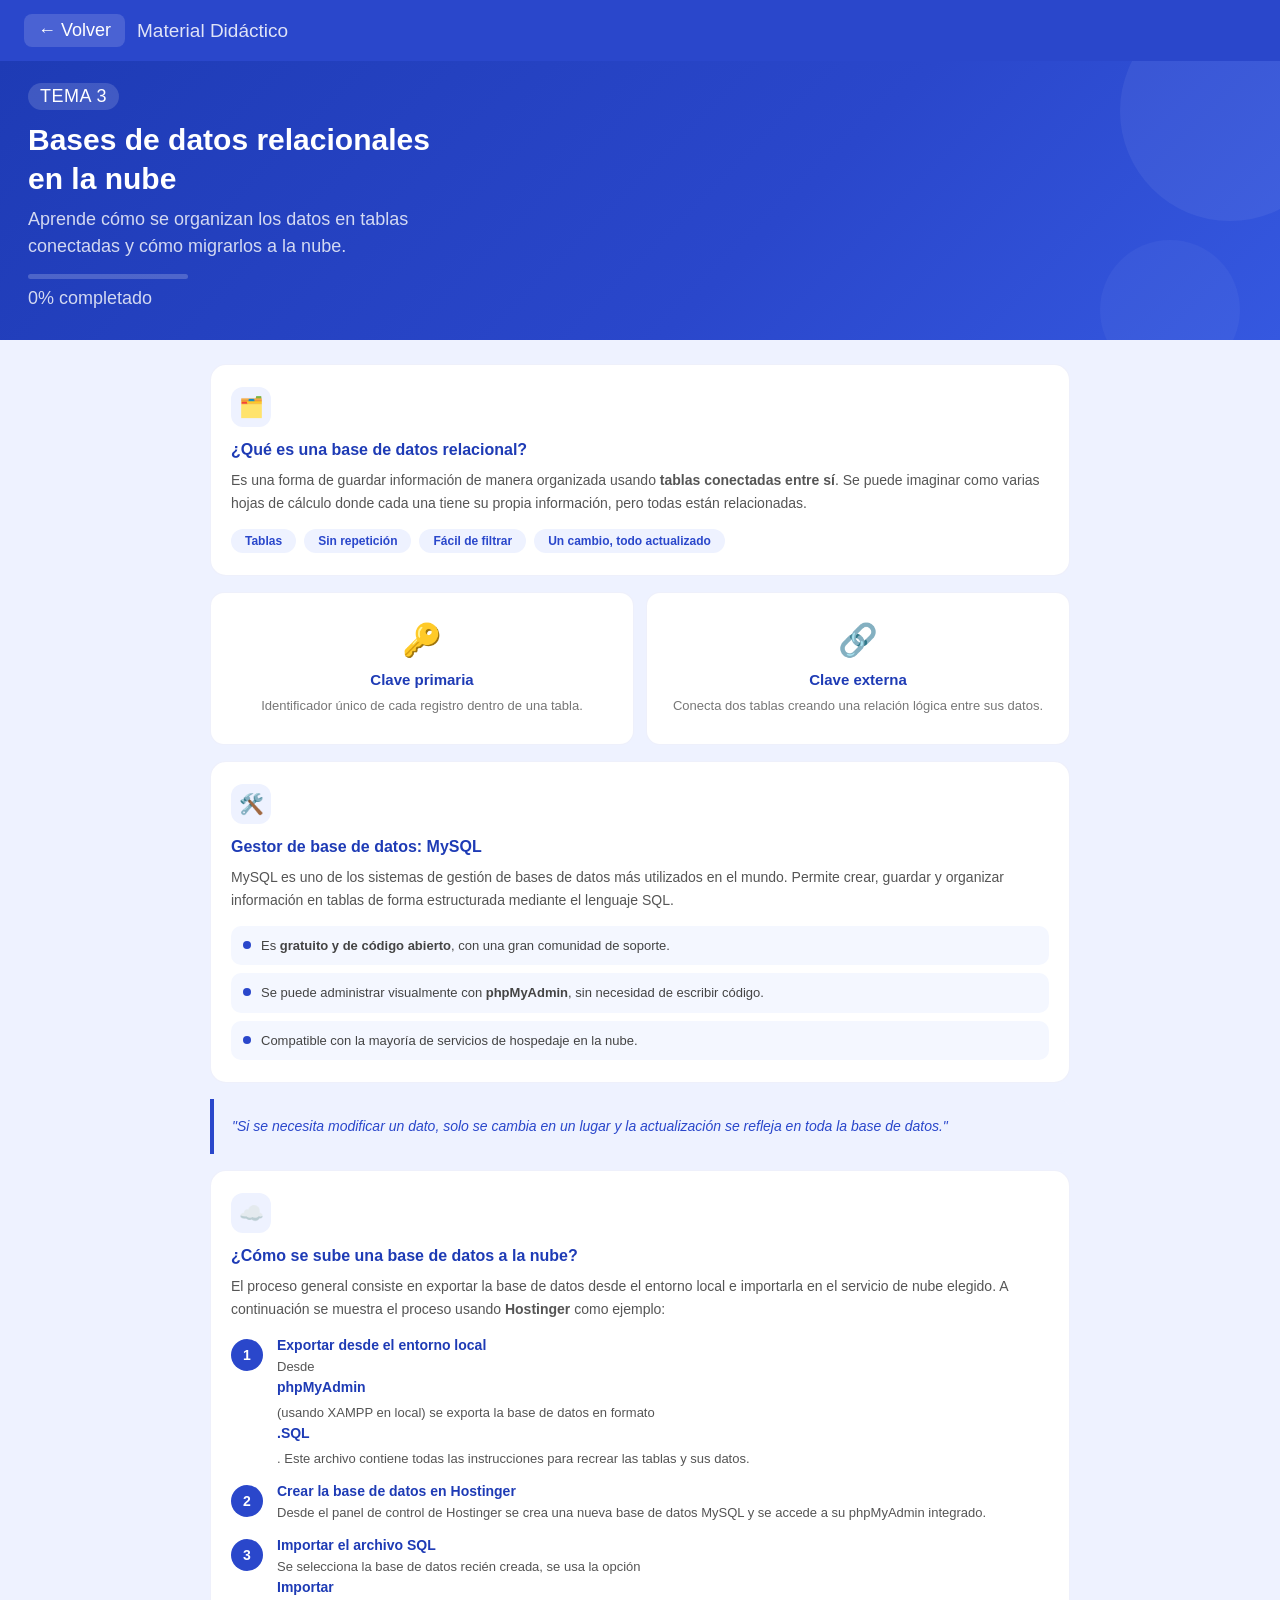
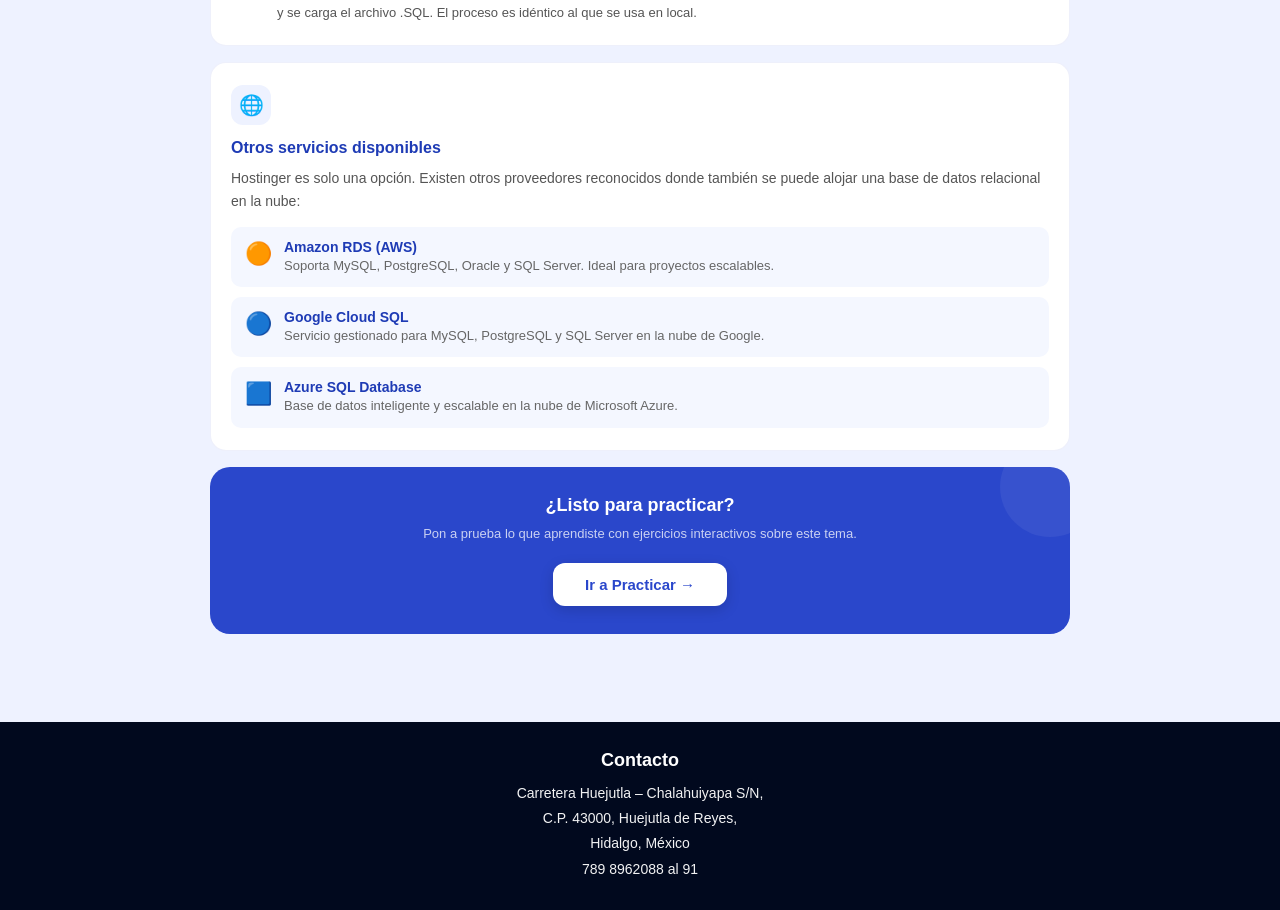
<file: relacionales.html>
<!DOCTYPE html>
<html lang="es">
<head>
  <meta charset="UTF-8" />
  <meta name="viewport" content="width=device-width, initial-scale=1.0"/>
  <title>Bases de datos relacionales en la nube</title>
  <link rel="stylesheet" href="relacionales.css" />
</head>
<body>

  <div class="page">

    <!-- BARRA SUPERIOR -->
    <div class="topbar">
      <a href="index.html" class="back-btn">← Volver</a>
      <span class="topbar-title">Material Didáctico</span>
    </div>

    <!-- HERO -->
    <div class="hero">
      <span class="hero-tag">Tema 3</span>
      <h1>Bases de datos relacionales en la nube</h1>
      <p>Aprende cómo se organizan los datos en tablas conectadas y cómo migrarlos a la nube.</p>
      <div class="progress-bar-wrap">
        <div class="progress-bar-fill"></div>
      </div>
      <p class="progress-label">0% completado</p>
    </div>

    <!-- CONTENIDO -->
    <div class="content">

      <!-- Sección 1: ¿Qué es? -->
      <div class="section-block">
        <div class="section-icon">🗂️</div>
        <h2>¿Qué es una base de datos relacional?</h2>
        <p>Es una forma de guardar información de manera organizada usando <strong>tablas conectadas entre sí</strong>. Se puede imaginar como varias hojas de cálculo donde cada una tiene su propia información, pero todas están relacionadas.</p>

        <div class="chips-row">
          <span class="chip">Tablas</span>
          <span class="chip">Sin repetición</span>
          <span class="chip">Fácil de filtrar</span>
          <span class="chip">Un cambio, todo actualizado</span>
        </div>
      </div>

      <!-- Tarjetas -->
      <div class="cards-row">
        <div class="mini-card">
          <div class="icon">🔑</div>
          <h3>Clave primaria</h3>
          <p>Identificador único de cada registro dentro de una tabla.</p>
        </div>
        <div class="mini-card">
          <div class="icon">🔗</div>
          <h3>Clave externa</h3>
          <p>Conecta dos tablas creando una relación lógica entre sus datos.</p>
        </div>
      </div>

      <!-- Sección 2: Gestor MySQL -->
      <div class="section-block">
        <div class="section-icon">🛠️</div>
        <h2>Gestor de base de datos: MySQL</h2>
        <p>MySQL es uno de los sistemas de gestión de bases de datos más utilizados en el mundo. Permite crear, guardar y organizar información en tablas de forma estructurada mediante el lenguaje SQL.</p>
        <div class="key-points">
          <div class="key-point">
            <div class="key-dot"></div>
            <span>Es <strong>gratuito y de código abierto</strong>, con una gran comunidad de soporte.</span>
          </div>
          <div class="key-point">
            <div class="key-dot"></div>
            <span>Se puede administrar visualmente con <strong>phpMyAdmin</strong>, sin necesidad de escribir código.</span>
          </div>
          <div class="key-point">
            <div class="key-dot"></div>
            <span>Compatible con la mayoría de servicios de hospedaje en la nube.</span>
          </div>
        </div>
      </div>

      <!-- Cita -->
      <div class="quote-block">
        <p>"Si se necesita modificar un dato, solo se cambia en un lugar y la actualización se refleja en toda la base de datos."</p>
      </div>

      <!-- Sección 3: Subida a la nube -->
      <div class="section-block">
        <div class="section-icon">☁️</div>
        <h2>¿Cómo se sube una base de datos a la nube?</h2>
        <p>El proceso general consiste en exportar la base de datos desde el entorno local e importarla en el servicio de nube elegido. A continuación se muestra el proceso usando <strong>Hostinger</strong> como ejemplo:</p>
        <div class="steps-list">
          <div class="step-item">
            <div class="step-circle">1</div>
            <div>
              <strong>Exportar desde el entorno local</strong>
              <p>Desde <strong>phpMyAdmin</strong> (usando XAMPP en local) se exporta la base de datos en formato <strong>.SQL</strong>. Este archivo contiene todas las instrucciones para recrear las tablas y sus datos.</p>
            </div>
          </div>
          <div class="step-item">
            <div class="step-circle">2</div>
            <div>
              <strong>Crear la base de datos en Hostinger</strong>
              <p>Desde el panel de control de Hostinger se crea una nueva base de datos MySQL y se accede a su phpMyAdmin integrado.</p>
            </div>
          </div>
          <div class="step-item">
            <div class="step-circle">3</div>
            <div>
              <strong>Importar el archivo SQL</strong>
              <p>Se selecciona la base de datos recién creada, se usa la opción <strong>Importar</strong> y se carga el archivo .SQL. El proceso es idéntico al que se usa en local.</p>
            </div>
          </div>
        </div>
      </div>

      <!-- Sección 4: Otros proveedores -->
      <div class="section-block">
        <div class="section-icon">🌐</div>
        <h2>Otros servicios disponibles</h2>
        <p>Hostinger es solo una opción. Existen otros proveedores reconocidos donde también se puede alojar una base de datos relacional en la nube:</p>
        <div class="provider-list">
          <div class="provider-item">
            <span class="provider-logo">🟠</span>
            <div>
              <strong>Amazon RDS (AWS)</strong>
              <p>Soporta MySQL, PostgreSQL, Oracle y SQL Server. Ideal para proyectos escalables.</p>
            </div>
          </div>
          <div class="provider-item">
            <span class="provider-logo">🔵</span>
            <div>
              <strong>Google Cloud SQL</strong>
              <p>Servicio gestionado para MySQL, PostgreSQL y SQL Server en la nube de Google.</p>
            </div>
          </div>
          <div class="provider-item">
            <span class="provider-logo">🟦</span>
            <div>
              <strong>Azure SQL Database</strong>
              <p>Base de datos inteligente y escalable en la nube de Microsoft Azure.</p>
            </div>
          </div>
        </div>
      </div>

      <!-- Botón CTA -->
      <div class="practice-cta">
        <h3>¿Listo para practicar?</h3>
        <p>Pon a prueba lo que aprendiste con ejercicios interactivos sobre este tema.</p>
        <a href="practica_relaciones.html" class="cta-btn">Ir a Practicar →</a>
      </div>

    </div>
  </div>
    <footer>
      <h3>Contacto</h3>
      <p>Carretera Huejutla – Chalahuiyapa S/N,</p>
      <p>C.P. 43000, Huejutla de Reyes,</p>
      <p>Hidalgo, México</p>
      <p>789 8962088 al 91</p>
    </footer>

</body>
</html>
</file>
<file: style_index.css>
*{
    margin: 0;
    padding: 0;
    box-sizing: border-box;
}
body {
    font-family: 'Franklin Gothic Medium', 'Arial Narrow', Arial, sans-serif;
    background-color: #e7f3ff;
    color: #102a43;
}

header {
    background-color: #1e40af;
    color: white;
    display: flex;
    flex-direction: column;
    justify-content: center;
    height: 120px;
    align-items: center;
}

header h1 {
    font-size: 2.5rem;
    margin-bottom: 8px;
}

header p {
    font-size: 1.2rem;
    color: #cbd5e1;
}

.container {
    max-width: 1200px;
    margin: 40px auto;
    padding: 0 20px;
    display: flex;
    flex-wrap: wrap;
    gap: 25px;
    justify-content: center;
}

.card {
    background-color: white;
    width: 350px;
    color: #102a43;
    border: 1px solid #bfdbfe;
    border-radius: 16px;
    box-shadow: 0 16px 32px rgba(15, 23, 42, 0.08);
    padding: 25px;
    margin: 16px 0;

    display: flex;
    flex-direction: column;
}

.card:hover {
    transform: translateY(-5px);
    box-shadow: 0 24px 48px rgba(15, 23, 42, 0.12);
}

.card h2 {
    margin-bottom: 10px;
    color: #1e3a8a;
}

.card p {
    margin-bottom: 20px;
    color: #475569;
    line-height: 1.5;
}

button {
    margin-top: auto;
    align-self: center;
    background-color: #2563eb;
    color: white;
    border: none;
    padding: 12px 20px;
    border-radius: 10px;
    font-size: 15px;
    font-weight: bold;
    cursor: pointer;
    transition: background-color 0.2s ease, transform 0.2s ease;
}

.card button:hover{
    background-color: #1d4ed8;
    box-shadow: 0 4px 10px rgba(37, 99, 235, 0.3);
    transform: translateY(-4px);
}
footer {
  background: #01091e;
  color: rgb(255, 255, 255);
  text-align: center;
  padding: 28px 20px;
  margin-top: 48px;
}

footer h3 {
  font-size: 18px;
  font-weight: 700;
  margin-bottom: 10px;
}

footer p {
  font-size: 14px;
  line-height: 1.8;
  opacity: 0.95;
}
</file>
<file: conceptos.css>
* {
  box-sizing: border-box;
  margin: 0;
  padding: 0;
}

body {
  font-family: 'Segoe UI', sans-serif;
  background: #EEF2FF;
}

.page {
  background: #EEF2FF;
  min-height: 100vh;
}

/* ── TOPBAR ── */
.topbar {
  background: #2A47CB;
  padding: 14px 24px;
  display: flex;
  align-items: center;
  gap: 12px;
}

.back-btn {
  background: rgba(255,255,255,0.15);
  border: none;
  border-radius: 8px;
  color: white;
  padding: 6px 14px;
  font-size: 13px;
  cursor: pointer;
  text-decoration: none;
  transition: background 0.2s;
}
.back-btn:hover {
  background: rgba(255,255,255,0.25);
}

.topbar-title {
  color: white;
  font-size: 14px;
  opacity: 0.85;
}

/* ── HERO ── */
.hero {
  background: linear-gradient(135deg, #1E3BB5 0%, #2A47CB 60%, #3558E0 100%);
  padding: 28px 32px 36px;
  color: white;
  position: relative;
  overflow: hidden;
}

.hero::before {
  content: '';
  position: absolute;
  right: -60px;
  top: -60px;
  width: 280px;
  height: 280px;
  border-radius: 50%;
  background: rgba(255,255,255,0.06);
}

.hero::after {
  content: '';
  position: absolute;
  right: 60px;
  bottom: -50px;
  width: 180px;
  height: 180px;
  border-radius: 50%;
  background: rgba(255,255,255,0.04);
}

.hero-tag {
  display: inline-block;
  background: rgba(255,255,255,0.15);
  border-radius: 20px;
  padding: 4px 14px;
  font-size: 12px;
  letter-spacing: 0.8px;
  margin-bottom: 14px;
  text-transform: uppercase;
  font-weight: 600;
}

.hero h1 {
  font-size: 32px;
  font-weight: 800;
  line-height: 1.25;
  margin-bottom: 12px;
  max-width: 480px;
}

.hero p {
  font-size: 15px;
  opacity: 0.8;
  line-height: 1.55;
  max-width: 420px;
  margin-bottom: 18px;
}

.progress-bar-wrap {
  background: rgba(255,255,255,0.2);
  border-radius: 8px;
  height: 5px;
  width: 180px;
  margin-bottom: 8px;
}

.progress-bar-fill {
  background: white;
  width: 0%;
  height: 100%;
  border-radius: 8px;
}

.progress-label {
  font-size: 12px;
  opacity: 0.75;
}

/* ── CONTENT ── */
.content {
  padding: 28px 20px 36px;
  max-width: 820px;
  margin: 0 auto;
}

/* ── SECTION BLOCK ── */
.section-block {
  background: white;
  border-radius: 18px;
  padding: 26px 24px;
  margin-bottom: 18px;
  border: 1px solid rgba(42,71,203,0.08);
  box-shadow: 0 2px 12px rgba(42,71,203,0.05);
}

.section-icon {
  width: 44px;
  height: 44px;
  border-radius: 13px;
  background: #EEF2FF;
  display: flex;
  align-items: center;
  justify-content: center;
  font-size: 22px;
  margin-bottom: 14px;
}

.section-block h2 {
  font-size: 17px;
  font-weight: 700;
  color: #1E3BB5;
  margin-bottom: 10px;
}

.section-block p {
  font-size: 14px;
  color: #555;
  line-height: 1.65;
}

/* ── KEY POINTS ── */
.key-points {
  margin-top: 14px;
  display: flex;
  flex-direction: column;
  gap: 9px;
}

.key-point {
  display: flex;
  align-items: flex-start;
  gap: 10px;
  background: #F4F7FF;
  border-radius: 10px;
  padding: 11px 13px;
}

.key-dot {
  width: 8px;
  height: 8px;
  border-radius: 50%;
  background: #2A47CB;
  margin-top: 5px;
  flex-shrink: 0;
}

.key-point span {
  font-size: 13px;
  color: #444;
  line-height: 1.55;
}

/* ── TARJETAS ── */
.cards-row {
  display: grid;
  grid-template-columns: 1fr 1fr;
  gap: 14px;
  margin-bottom: 18px;
}

.mini-card {
  background: white;
  border-radius: 16px;
  padding: 34px 24px;
  border: 1px solid rgba(42,71,203,0.08);
  text-align: center;
  box-shadow: 0 2px 12px rgba(42,71,203,0.05);
}

.mini-card .icon {
  font-size: 36px;
  margin-bottom: 14px;
}

.mini-card h3 {
  font-size: 17px;
  font-weight: 700;
  color: #1E3BB5;
  margin-bottom: 8px;
}

.mini-card p {
  font-size: 14px;
  color: #777;
  line-height: 1.5;
}

/* ── TIPOS DE DATOS ── */
.tipo-list {
  display: flex;
  flex-direction: column;
  gap: 9px;
  margin-top: 14px;
}

.tipo-item {
  display: flex;
  align-items: center;
  gap: 12px;
  background: #F4F7FF;
  border-radius: 10px;
  padding: 11px 14px;
  font-size: 13px;
  color: #444;
}

.tipo-tag {
  background: #2A47CB;
  color: white;
  border-radius: 8px;
  padding: 3px 11px;
  font-size: 11px;
  font-weight: 700;
  white-space: nowrap;
}

/* ── CRUD GRID ── */
.crud-grid {
  display: grid;
  grid-template-columns: 1fr 1fr;
  gap: 10px;
  margin-top: 16px;
}

.crud-card {
  background: #F4F7FF;
  border-radius: 12px;
  padding: 18px 14px;
  text-align: center;
  border: 1px solid rgba(42,71,203,0.1);
}

.crud-letter {
  display: block;
  font-size: 30px;
  font-weight: 900;
  color: #2A47CB;
  line-height: 1;
  margin-bottom: 6px;
}

.crud-card strong {
  display: block;
  font-size: 14px;
  color: #1E3BB5;
  margin-bottom: 4px;
}

.crud-card p {
  font-size: 12px;
  color: #666;
  line-height: 1.5;
}

/* ── QUOTE ── */
.quote-block {
  background: #EEF2FF;
  border-left: 4px solid #2A47CB;
  border-radius: 0 12px 12px 0;
  padding: 16px 18px;
  margin-bottom: 18px;
}

.quote-block p {
  font-size: 14px;
  color: #2A47CB;
  font-style: italic;
  line-height: 1.6;
}

/* ── CTA ── */
.practice-cta {
  background: #2A47CB;
  border-radius: 20px;
  padding: 30px 24px;
  text-align: center;
  margin-bottom: 8px;
  position: relative;
  overflow: hidden;
}

.practice-cta::before {
  content: '';
  position: absolute;
  top: -30px;
  right: -30px;
  width: 110px;
  height: 110px;
  border-radius: 50%;
  background: rgba(255,255,255,0.06);
}

.practice-cta h3 {
  color: white;
  font-size: 19px;
  font-weight: 700;
  margin-bottom: 8px;
}

.practice-cta p {
  color: rgba(255,255,255,0.75);
  font-size: 14px;
  margin-bottom: 20px;
  line-height: 1.5;
}

.cta-btn {
  display: inline-block;
  background: white;
  color: #2A47CB;
  border-radius: 12px;
  padding: 13px 34px;
  font-size: 15px;
  font-weight: 700;
  text-decoration: none;
  transition: transform 0.15s, box-shadow 0.15s;
  box-shadow: 0 4px 14px rgba(0,0,0,0.15);
}

.cta-btn:hover {
  transform: translateY(-2px);
  box-shadow: 0 6px 20px rgba(0,0,0,0.2);
}

/* ── RESPONSIVE ── */
@media (max-width: 520px) {
  .hero h1 {
    font-size: 24px;
  }

  .hero {
    padding: 22px 20px 28px;
  }

  .cards-row {
    grid-template-columns: 1fr;
  }

  .crud-grid {
    grid-template-columns: 1fr;
  }

  .content {
    padding: 16px 12px 28px;
  }
}

footer {
  background: #01091e;
  color: rgb(255, 255, 255);
  text-align: center;
  padding: 28px 20px;
  margin-top: 48px;
}

footer h3 {
  font-size: 18px;
  font-weight: 700;
  margin-bottom: 10px;
}

footer p {
  font-size: 14px;
  line-height: 1.8;
  opacity: 0.95;
}
</file>
<file: intro.css>
* {
  box-sizing: border-box;
  margin: 0;
  padding: 0;
}

body {
  font-family: 'Segoe UI', sans-serif;
  background: #EEF2FF;
}

.page {
  background: #EEF2FF;
  min-height: 100vh;
}

/* ── TOPBAR ── */
.topbar {
  background: #2A47CB;
  padding: 14px 24px;
  display: flex;
  align-items: center;
  gap: 12px;
}

.back-btn {
  background: rgba(255, 255, 255, 0.15);
  border: none;
  border-radius: 8px;
  color: white;
  padding: 6px 14px;
  font-size: 13px;
  cursor: pointer;
  transition: background 0.2s;
  text-decoration: none;
}

.back-btn:hover {
  background: rgba(255, 255, 255, 0.25);
}

.topbar-title {
  color: white;
  font-size: 20px;
  opacity: 0.85;
  font-weight: 400;
}

/* ── HERO ── */
.hero {
  background: linear-gradient(135deg, #1E3BB5 0%, #2A47CB 60%, #3558E0 100%);
  padding: 22px 28px 28px;
  color: white;
  position: relative;
  overflow: hidden;
}

.hero::before {
  content: '';
  position: absolute;
  right: -60px;
  top: -60px;
  width: 220px;
  height: 220px;
  border-radius: 50%;
  background: rgba(255, 255, 255, 0.06);
}

.hero::after {
  content: '';
  position: absolute;
  right: 40px;
  bottom: -40px;
  width: 140px;
  height: 140px;
  border-radius: 50%;
  background: rgba(255, 255, 255, 0.04);
}

.hero-tag {
  display: inline-block;
  background: rgba(255, 255, 255, 0.15);
  border-radius: 20px;
  padding: 3px 12px;
  font-size: 20px;
  letter-spacing: 0.5px;
  margin-bottom: 10px;
  text-transform: uppercase;
}

.hero h1 {
  font-size: 30px;
  font-weight: 700;
  line-height: 1.3;
  margin-bottom: 8px;
  max-width: 420px;
}

.hero p {
  font-size: 18px;
  opacity: 0.8;
  line-height: 1.5;
  max-width: 400px;
}

.progress-bar-wrap {
  margin-top: 14px;
  background: rgba(255, 255, 255, 0.2);
  border-radius: 8px;
  height: 5px;
  width: 160px;
}

.progress-bar-fill {
  background: white;
  width: 30%;
  height: 100%;
  border-radius: 8px;
}

.progress-label {
  font-size: 11px;
  opacity: 0.7;
  margin-top: 6px;
}

/* ── CONTENIDO ── */
.content {
  padding: 24px 20px 32px;
  max-width: 950px;
  margin: 0 auto;
}

/* ── SECCIÓN BLOQUE ── */
.section-block {
  background: white;
  border-radius: 16px;
  padding: 22px 20px;
  margin-bottom: 16px;
  border: 1px solid rgba(42, 71, 203, 0.08);
}

.section-icon {
  width: 40px;
  height: 40px;
  border-radius: 12px;
  background: #EEF2FF;
  display: flex;
  align-items: center;
  justify-content: center;
  font-size: 20px;
  margin-bottom: 14px;
}

.section-block h2 {
  font-size: 16px;
  font-weight: 700;
  color: #1E3BB5;
  margin-bottom: 10px;
}

.section-block p {
  font-size: 14px;
  color: #555;
  line-height: 1.65;
}

/* ── PUNTOS CLAVE ── */
.key-points {
  margin-top: 14px;
  display: flex;
  flex-direction: column;
  gap: 8px;
}

.key-point {
  display: flex;
  align-items: flex-start;
  gap: 10px;
  background: #F4F7FF;
  border-radius: 10px;
  padding: 10px 12px;
}

.key-dot {
  width: 8px;
  height: 8px;
  border-radius: 50%;
  background: #2A47CB;
  margin-top: 5px;
  flex-shrink: 0;
}

.key-point span {
  font-size: 13px;
  color: #444;
  line-height: 1.5;
}

/* ── TARJETAS RÁPIDAS ── */
.cards-row {
  display: grid;
  grid-template-columns: 1fr 1fr;
  gap: 12px;
  margin-bottom: 16px;
}

.mini-card {
  background: white;
  border-radius: 14px;
  padding: 28px 20px;
  border: 1px solid rgba(42, 71, 203, 0.08);
  text-align: center;
}

.mini-card .icon {
  font-size: 32px;
  margin-bottom: 12px;
}

.mini-card h3 {
  font-size: 15px;
  font-weight: 700;
  color: #1E3BB5;
  margin-bottom: 8px;
}

.mini-card p {
  font-size: 13px;
  color: #777;
  line-height: 1.5;
}

/* ── CITA DESTACADA ── */
.quote-block {
  background: #EEF2FF;
  border-left: 4px solid #2A47CB;
  border-radius: 0 12px 12px 0;
  padding: 16px 18px;
  margin-bottom: 16px;
}

.quote-block p {
  font-size: 14px;
  color: #2A47CB;
  font-style: italic;
  line-height: 1.6;
}

/* ── CHIPS ── */
.chips-row {
  display: flex;
  gap: 8px;
  flex-wrap: wrap;
  margin-top: 14px;
}

.chip {
  background: #EEF2FF;
  color: #2A47CB;
  border-radius: 20px;
  padding: 5px 14px;
  font-size: 12px;
  font-weight: 600;
}

/* ── CTA PRÁCTICA ── */
.practice-cta {
  background: #2A47CB;
  border-radius: 20px;
  padding: 28px 24px;
  text-align: center;
  margin-bottom: 8px;
  position: relative;
  overflow: hidden;
}

.practice-cta::before {
  content: '';
  position: absolute;
  top: -30px;
  right: -30px;
  width: 100px;
  height: 100px;
  border-radius: 50%;
  background: rgba(255, 255, 255, 0.06);
}

.practice-cta h3 {
  color: white;
  font-size: 18px;
  font-weight: 700;
  margin-bottom: 8px;
}

.practice-cta p {
  color: rgba(255, 255, 255, 0.75);
  font-size: 13px;
  margin-bottom: 20px;
  line-height: 1.5;
}

.cta-btn {
  display: inline-block;
  background: white;
  color: #2A47CB;
  border: none;
  border-radius: 12px;
  padding: 13px 32px;
  font-size: 15px;
  font-weight: 700;
  cursor: pointer;
  text-decoration: none;
  transition: transform 0.15s, box-shadow 0.15s;
  box-shadow: 0 4px 14px rgba(0, 0, 0, 0.15);
}

.cta-btn:hover {
  transform: translateY(-2px);
  box-shadow: 0 6px 20px rgba(0, 0, 0, 0.2);
}

.cta-btn:active {
  transform: scale(0.97);
}

/* ── RESPONSIVE ── */
@media (max-width: 480px) {
  .cards-row {
    grid-template-columns: 1fr;
  }

  .hero h1 {
    font-size: 22px;
  }

  .hero {
    padding: 18px 16px 22px;
  }

  .content {
    padding: 16px 14px 28px;
  }
}

footer {
  background: #01091e;
  color: rgb(255, 255, 255);
  text-align: center;
  padding: 28px 20px;
  margin-top: 48px;
}

footer h3 {
  font-size: 18px;
  font-weight: 700;
  margin-bottom: 10px;
}

footer p {
  font-size: 14px;
  line-height: 1.8;
  opacity: 0.95;
}
</file>
<file: practica.css>
* {
  box-sizing: border-box;
  margin: 0;
  padding: 0;
}

body {
  font-family: 'Segoe UI', sans-serif;
  background: #EEF2FF;
}

.page {
  background: #EEF2FF;
  min-height: 100vh;
}

/* ── TOPBAR ── */
.topbar {
  background: #2A47CB;
  padding: 14px 24px;
  display: flex;
  align-items: center;
  gap: 12px;
}

.back-btn {
  background: rgba(255,255,255,0.15);
  border: none;
  border-radius: 8px;
  color: white;
  padding: 6px 14px;
  font-size: 13px;
  cursor: pointer;
  text-decoration: none;
  transition: background 0.2s;
}
.back-btn:hover { background: rgba(255,255,255,0.25); }

.topbar-title {
  color: white;
  font-size: 14px;
  opacity: 0.85;
}

/* ── HERO ── */
.hero {
  background: linear-gradient(135deg, #1E3BB5 0%, #2A47CB 60%, #3558E0 100%);
  padding: 22px 28px 28px;
  color: white;
  position: relative;
  overflow: hidden;
}
.hero::before {
  content: '';
  position: absolute;
  right: -50px; top: -50px;
  width: 180px; height: 180px;
  border-radius: 50%;
  background: rgba(255,255,255,0.05);
}

.hero-tag {
  display: inline-block;
  background: rgba(255,255,255,0.15);
  border-radius: 20px;
  padding: 3px 12px;
  font-size: 11px;
  letter-spacing: 0.5px;
  margin-bottom: 10px;
  text-transform: uppercase;
}

.hero h1 {
  font-size: 20px;
  font-weight: 700;
  margin-bottom: 6px;
}

.hero p {
  font-size: 13px;
  opacity: 0.8;
  margin-bottom: 14px;
}

/* Progress bar */
.progress-wrap {
  display: flex;
  align-items: center;
  gap: 12px;
  margin-bottom: 16px;
}
.progress-track {
  flex: 1;
  height: 8px;
  background: rgba(255,255,255,0.2);
  border-radius: 8px;
  overflow: hidden;
  max-width: 260px;
}
.progress-fill {
  height: 100%;
  background: white;
  border-radius: 8px;
  width: 0%;
  transition: width 0.6s ease;
}
.progress-pct {
  font-size: 14px;
  font-weight: 700;
  color: white;
  min-width: 36px;
}

/* Steps */
.steps-row {
  display: flex;
  align-items: center;
  gap: 6px;
}
.step {
  width: 28px; height: 28px;
  border-radius: 50%;
  background: rgba(255,255,255,0.2);
  color: white;
  font-size: 13px;
  font-weight: 700;
  display: flex; align-items: center; justify-content: center;
  transition: background 0.4s;
}
.step.done {
  background: white;
  color: #2A47CB;
}
.step-line {
  width: 32px;
  height: 2px;
  background: rgba(255,255,255,0.25);
  border-radius: 2px;
}

/* ── CONTENT ── */
.content {
  padding: 20px 16px 40px;
  max-width: 700px;
  margin: 0 auto;
  display: flex;
  flex-direction: column;
  gap: 16px;
}

/* ── ACTIVITY CARD ── */
.activity-card {
  background: white;
  border-radius: 18px;
  padding: 22px 20px;
  border: 1px solid rgba(42,71,203,0.08);
}

.act-header {
  display: flex;
  align-items: center;
  gap: 10px;
  margin-bottom: 14px;
}
.act-badge {
  background: #2A47CB;
  color: white;
  border-radius: 20px;
  padding: 4px 14px;
  font-size: 12px;
  font-weight: 700;
}
.act-type {
  font-size: 13px;
  color: #555;
  font-weight: 500;
}

/* Lives */
.lives-row {
  display: flex;
  gap: 6px;
  margin-bottom: 16px;
}
.heart {
  font-size: 18px;
  transition: filter 0.3s, opacity 0.3s;
}

/* ── QUESTION ── */
.question-block { margin-bottom: 4px; }
.question-block.hidden { display: none; }

.question-text {
  font-size: 15px;
  font-weight: 600;
  color: #1E3BB5;
  margin-bottom: 12px;
  line-height: 1.5;
}

/* ── OPTION BUTTONS (MC) ── */
.options {
  display: flex;
  flex-direction: column;
  gap: 8px;
  margin-bottom: 10px;
}
.opt-btn {
  background: #F4F7FF;
  border: 1.5px solid rgba(42,71,203,0.12);
  border-radius: 10px;
  padding: 11px 16px;
  font-size: 14px;
  color: #333;
  cursor: pointer;
  text-align: left;
  transition: background 0.2s, border-color 0.2s, transform 0.1s;
}
.opt-btn:hover:not(:disabled) {
  background: #E6ECFF;
  border-color: #2A47CB;
}
.opt-btn.correct {
  background: #E6F9EE;
  border-color: #22C55E;
  color: #166534;
  font-weight: 600;
}
.opt-btn.wrong {
  background: #FDECEA;
  border-color: #EF4444;
  color: #991B1B;
  animation: shake 0.35s ease;
}
.opt-btn:disabled { cursor: default; opacity: 0.7; }

/* ── FILL BUTTONS ── */
.fill-block { margin-bottom: 4px; }
.fill-block.hidden { display: none; }

.blank-word {
  display: inline-block;
  background: #EEF2FF;
  border-bottom: 2px solid #2A47CB;
  padding: 0 6px;
  border-radius: 4px;
  color: #2A47CB;
  font-weight: 600;
}

.fill-options {
  display: flex;
  gap: 10px;
  flex-wrap: wrap;
  margin-top: 12px;
  margin-bottom: 10px;
}
.fill-btn {
  background: #F4F7FF;
  border: 1.5px solid rgba(42,71,203,0.15);
  border-radius: 10px;
  padding: 10px 20px;
  font-size: 14px;
  font-weight: 600;
  color: #2A47CB;
  cursor: pointer;
  transition: background 0.2s, border-color 0.2s;
}
.fill-btn:hover:not(:disabled) {
  background: #E6ECFF;
  border-color: #2A47CB;
}
.fill-btn.correct {
  background: #E6F9EE;
  border-color: #22C55E;
  color: #166534;
}
.fill-btn.wrong {
  background: #FDECEA;
  border-color: #EF4444;
  color: #991B1B;
  animation: shake 0.35s ease;
}
.fill-btn:disabled { cursor: default; opacity: 0.7; }

/* ── FEEDBACK ── */
.feedback {
  font-size: 13px;
  font-weight: 600;
  min-height: 20px;
  margin-bottom: 4px;
}
.feedback.ok  { color: #16A34A; }
.feedback.err { color: #DC2626; }

/* ── MATCH AREA ── */
.match-hint {
  font-size: 13px;
  color: #777;
  margin-bottom: 14px;
}
.match-area {
  display: grid;
  grid-template-columns: 1fr 1fr;
  gap: 12px;
  margin-bottom: 12px;
}
.match-col {
  display: flex;
  flex-direction: column;
  gap: 8px;
}
.match-item {
  background: #F4F7FF;
  border: 1.5px solid rgba(42,71,203,0.12);
  border-radius: 10px;
  padding: 10px 12px;
  font-size: 13px;
  color: #333;
  cursor: pointer;
  transition: background 0.2s, border-color 0.2s, transform 0.1s;
  min-height: 48px;
  display: flex;
  align-items: center;
}
.match-item:hover { background: #E6ECFF; border-color: #2A47CB; }
.match-item.selected {
  background: #DBEAFE;
  border-color: #2A47CB;
  font-weight: 600;
  transform: scale(1.02);
}
.match-item.matched {
  background: #E6F9EE;
  border-color: #22C55E;
  color: #166534;
  cursor: default;
  font-weight: 600;
}
.match-item.wrong-shake {
  background: #FDECEA;
  border-color: #EF4444;
  animation: shake 0.35s ease;
}

.pair-line {
  font-size: 13px;
  padding: 7px 12px;
  border-radius: 8px;
  margin-bottom: 6px;
}
.pair-line.ok { background: #E6F9EE; color: #166534; font-weight: 600; }

/* ── SUCCESS / FAIL ── */
.act-success, .act-failed {
  text-align: center;
  padding: 18px;
  border-radius: 12px;
  margin-top: 10px;
}
.act-success { background: #E6F9EE; }
.act-failed  { background: #FEF2F2; }
.act-success p { color: #166534; font-weight: 700; font-size: 15px; }
.act-failed  p { color: #991B1B; font-weight: 600; font-size: 14px; }
.success-icon, .fail-icon { font-size: 28px; display: block; margin-bottom: 6px; }
.hidden { display: none; }

/* ── FINAL CARD ── */
.final-card {
  background: #2A47CB;
  border-radius: 20px;
  padding: 32px 24px;
  text-align: center;
  color: white;
}
.final-icon { font-size: 40px; margin-bottom: 10px; }
.final-card h2 { font-size: 22px; font-weight: 700; margin-bottom: 8px; }
.final-card p  { font-size: 14px; opacity: 0.8; margin-bottom: 22px; }

.cta-btn {
  display: inline-block;
  background: white;
  color: #2A47CB;
  border-radius: 12px;
  padding: 12px 30px;
  font-size: 15px;
  font-weight: 700;
  text-decoration: none;
  cursor: pointer;
  transition: transform 0.15s, box-shadow 0.15s;
  box-shadow: 0 4px 14px rgba(0,0,0,0.15);
}
.cta-btn:hover { transform: translateY(-2px); box-shadow: 0 6px 20px rgba(0,0,0,0.2); }

.back-intro-btn {
  display: inline-block;
  margin-top: 12px;
  background: #2A47CB;
  color: white;
  border-radius: 10px;
  padding: 10px 22px;
  font-size: 13px;
  font-weight: 700;
  text-decoration: none;
  transition: background 0.2s, transform 0.15s;
}
.back-intro-btn:hover {
  background: #1E3BB5;
  transform: translateY(-1px);
}

/* ── ANIMATIONS ── */
@keyframes shake {
  0%   { transform: translateX(0); }
  20%  { transform: translateX(-6px); }
  40%  { transform: translateX(6px); }
  60%  { transform: translateX(-4px); }
  80%  { transform: translateX(4px); }
  100% { transform: translateX(0); }
}

/* ── RESPONSIVE ── */
@media (max-width: 480px) {
  .match-area { grid-template-columns: 1fr; }
  .fill-options { flex-direction: column; }
  .hero h1 { font-size: 18px; }
  .content { padding: 14px 10px 32px; }
}

/* ── RETRY BUTTON & SCORE ── */
.retry-btn {
  display: inline-block;
  margin-top: 12px;
  background: #2A47CB;
  color: white;
  border: none;
  border-radius: 10px;
  padding: 10px 22px;
  font-size: 13px;
  font-weight: 700;
  cursor: pointer;
  transition: background 0.2s, transform 0.15s;
}
.retry-btn:hover {
  background: #1E3BB5;
  transform: translateY(-1px);
}

.score-label {
  font-size: 14px;
  color: #555;
  margin-top: 8px;
  font-weight: 500;
}
.score-val {
  font-weight: 800;
  color: #2A47CB;
  font-size: 16px;
}
.act-failed .score-val { color: #DC2626; }

/* ── FINAL CARD EXTRA ── */
.final-score-label {
  font-size: 16px;
  color: rgba(255,255,255,0.85);
  margin-bottom: 20px;
}
.final-score-label span {
  font-size: 22px;
  font-weight: 800;
  color: white;
}
.final-btns {
  display: flex;
  flex-direction: column;
  align-items: center;
  gap: 10px;
}
.retry-all-btn {
  display: inline-block;
  background: white;
  color: #2A47CB;
  border: none;
  border-radius: 12px;
  padding: 12px 30px;
  font-size: 15px;
  font-weight: 700;
  cursor: pointer;
  transition: transform 0.15s, box-shadow 0.15s;
  box-shadow: 0 4px 14px rgba(0,0,0,0.15);
}
.retry-all-btn:hover { transform: translateY(-2px); box-shadow: 0 6px 20px rgba(0,0,0,0.2); }
.back-topic-btn {
  display: inline-block;
  color: rgba(255,255,255,0.75);
  font-size: 18px;
  text-decoration: underline;
  cursor: pointer;
}
.back-topic-btn:hover { color: white; } 


footer {
  background: #01091e;
  color: rgb(255, 255, 255);
  text-align: center;
  padding: 28px 20px;
  margin-top: 48px;
}

footer h3 {
  font-size: 18px;
  font-weight: 700;
  margin-bottom: 10px;
}

footer p {
  font-size: 14px;
  line-height: 1.8;
  opacity: 0.95;
}
</file>
<file: practica_conceptos.css>
* {
  box-sizing: border-box;
  margin: 0;
  padding: 0;
}

body {
  font-family: 'Segoe UI', sans-serif;
  background: #EEF2FF;
}

.page {
  background: #EEF2FF;
  min-height: 100vh;
}

/* ── TOPBAR ── */
.topbar {
  background: #2A47CB;
  padding: 14px 24px;
  display: flex;
  align-items: center;
  gap: 12px;
}

.back-btn {
  background: rgba(255,255,255,0.15);
  border: none;
  border-radius: 8px;
  color: white;
  padding: 6px 14px;
  font-size: 13px;
  cursor: pointer;
  text-decoration: none;
  transition: background 0.2s;
}

.back-btn:hover {
  background: rgba(255,255,255,0.25);
}

.topbar-title {
  color: white;
  font-size: 14px;
  opacity: 0.85;
}

/* ── HERO ── */
.hero {
  background: linear-gradient(135deg, #1E3BB5 0%, #2A47CB 60%, #3558E0 100%);
  padding: 28px 32px 34px;
  color: white;
  position: relative;
  overflow: hidden;
}

.hero::before {
  content: '';
  position: absolute;
  right: -50px;
  top: -50px;
  width: 200px;
  height: 200px;
  border-radius: 50%;
  background: rgba(255,255,255,0.05);
}

.hero-tag {
  display: inline-block;
  background: rgba(255,255,255,0.15);
  border-radius: 20px;
  padding: 4px 14px;
  font-size: 12px;
  letter-spacing: 0.8px;
  margin-bottom: 12px;
  text-transform: uppercase;
  font-weight: 600;
}

.hero h1 {
  font-size: 26px;
  font-weight: 800;
  margin-bottom: 8px;
}

.hero p {
  font-size: 14px;
  opacity: 0.8;
  margin-bottom: 16px;
}

/* ── PROGRESS BAR ── */
.progress-wrap {
  display: flex;
  align-items: center;
  gap: 12px;
  margin-bottom: 16px;
}

.progress-track {
  flex: 1;
  height: 8px;
  background: rgba(255,255,255,0.2);
  border-radius: 8px;
  overflow: hidden;
  max-width: 260px;
}

.progress-fill {
  height: 100%;
  background: white;
  border-radius: 8px;
  width: 0%;
  transition: width 0.6s ease;
}

.progress-pct {
  font-size: 14px;
  font-weight: 700;
  color: white;
  min-width: 36px;
}

/* ── STEPS ── */
.steps-row {
  display: flex;
  align-items: center;
  gap: 6px;
}

.step {
  width: 30px;
  height: 30px;
  border-radius: 50%;
  background: rgba(255,255,255,0.2);
  color: white;
  font-size: 13px;
  font-weight: 700;
  display: flex;
  align-items: center;
  justify-content: center;
  transition: background 0.4s;
}

.step.done {
  background: white;
  color: #2A47CB;
}

.step-line {
  width: 32px;
  height: 2px;
  background: rgba(255,255,255,0.25);
  border-radius: 2px;
}

/* ── CONTENT ── */
.content {
  padding: 22px 18px 44px;
  max-width: 720px;
  margin: 0 auto;
  display: flex;
  flex-direction: column;
  gap: 18px;
}

/* ── ACTIVITY CARD ── */
.activity-card {
  background: white;
  border-radius: 18px;
  padding: 24px 22px;
  border: 1px solid rgba(42,71,203,0.08);
  box-shadow: 0 2px 12px rgba(42,71,203,0.05);
}

.act-header {
  display: flex;
  align-items: center;
  gap: 10px;
  margin-bottom: 14px;
}

.act-badge {
  background: #2A47CB;
  color: white;
  border-radius: 20px;
  padding: 4px 14px;
  font-size: 12px;
  font-weight: 700;
}

.act-type {
  font-size: 13px;
  color: #555;
  font-weight: 500;
}

/* ── LIVES ── */
.lives-row {
  display: flex;
  gap: 6px;
  margin-bottom: 16px;
}

.heart {
  font-size: 18px;
  transition: filter 0.3s, opacity 0.3s;
}

/* ── QUESTIONS ── */
.question-block {
  margin-bottom: 4px;
}

.question-block.hidden {
  display: none;
}

.question-text {
  font-size: 15px;
  font-weight: 600;
  color: #1E3BB5;
  margin-bottom: 12px;
  line-height: 1.5;
}

/* ── OPTIONS ── */
.options {
  display: flex;
  flex-direction: column;
  gap: 8px;
  margin-bottom: 10px;
}

.opt-btn {
  background: #F4F7FF;
  border: 1.5px solid rgba(42,71,203,0.12);
  border-radius: 10px;
  padding: 11px 16px;
  font-size: 14px;
  color: #333;
  cursor: pointer;
  text-align: left;
  transition: background 0.2s, border-color 0.2s;
}

.opt-btn:hover:not(:disabled) {
  background: #E6ECFF;
  border-color: #2A47CB;
}

.opt-btn.correct {
  background: #E6F9EE;
  border-color: #22C55E;
  color: #166534;
  font-weight: 600;
}

.opt-btn.wrong {
  background: #FDECEA;
  border-color: #EF4444;
  color: #991B1B;
  animation: shake 0.35s ease;
}

.opt-btn:disabled {
  cursor: default;
  opacity: 0.7;
}

/* ── FILL ── */
.fill-block {
  margin-bottom: 4px;
}

.fill-block.hidden {
  display: none;
}

.blank-word {
  display: inline-block;
  background: #EEF2FF;
  border-bottom: 2px solid #2A47CB;
  padding: 0 6px;
  border-radius: 4px;
  color: #2A47CB;
  font-weight: 600;
}

.fill-options {
  display: flex;
  gap: 10px;
  flex-wrap: wrap;
  margin-top: 12px;
  margin-bottom: 10px;
}

.fill-btn {
  background: #F4F7FF;
  border: 1.5px solid rgba(42,71,203,0.15);
  border-radius: 10px;
  padding: 10px 20px;
  font-size: 14px;
  font-weight: 600;
  color: #2A47CB;
  cursor: pointer;
  transition: background 0.2s, border-color 0.2s;
}

.fill-btn:hover:not(:disabled) {
  background: #E6ECFF;
  border-color: #2A47CB;
}

.fill-btn.correct {
  background: #E6F9EE;
  border-color: #22C55E;
  color: #166534;
}

.fill-btn.wrong {
  background: #FDECEA;
  border-color: #EF4444;
  color: #991B1B;
  animation: shake 0.35s ease;
}

.fill-btn:disabled {
  cursor: default;
  opacity: 0.7;
}

/* ── FEEDBACK ── */
.feedback {
  font-size: 13px;
  font-weight: 600;
  min-height: 20px;
  margin-bottom: 4px;
}

.feedback.ok  { color: #16A34A; }
.feedback.err { color: #DC2626; }

/* ── MATCH ── */
.match-hint {
  font-size: 13px;
  color: #777;
  margin-bottom: 14px;
}

.match-area {
  display: grid;
  grid-template-columns: 1fr 1fr;
  gap: 12px;
  margin-bottom: 12px;
}

.match-col {
  display: flex;
  flex-direction: column;
  gap: 8px;
}

.match-item {
  background: #F4F7FF;
  border: 1.5px solid rgba(42,71,203,0.12);
  border-radius: 10px;
  padding: 10px 12px;
  font-size: 13px;
  color: #333;
  cursor: pointer;
  transition: background 0.2s, border-color 0.2s, transform 0.1s;
  min-height: 48px;
  display: flex;
  align-items: center;
}

.match-item:hover {
  background: #E6ECFF;
  border-color: #2A47CB;
}

.match-item.selected {
  background: #DBEAFE;
  border-color: #2A47CB;
  font-weight: 600;
  transform: scale(1.02);
}

.match-item.matched {
  background: #E6F9EE;
  border-color: #22C55E;
  color: #166534;
  cursor: default;
  font-weight: 600;
}

.match-item.wrong-shake {
  background: #FDECEA;
  border-color: #EF4444;
  animation: shake 0.35s ease;
}

.pair-line {
  font-size: 13px;
  padding: 7px 12px;
  border-radius: 8px;
  margin-bottom: 6px;
}

.pair-line.ok {
  background: #E6F9EE;
  color: #166534;
  font-weight: 600;
}

/* ── SUCCESS / FAIL ── */
.act-success,
.act-failed {
  text-align: center;
  padding: 20px;
  border-radius: 12px;
  margin-top: 10px;
}

.act-success { background: #E6F9EE; }
.act-failed  { background: #FEF2F2; }

.act-success p { color: #166534; font-weight: 700; font-size: 15px; }
.act-failed  p { color: #991B1B; font-weight: 600; font-size: 14px; }

.success-icon,
.fail-icon {
  font-size: 30px;
  display: block;
  margin-bottom: 6px;
}

.hidden { display: none; }

/* ── FINAL CARD ── */
.final-card {
  background: #2A47CB;
  border-radius: 20px;
  padding: 34px 24px;
  text-align: center;
  color: white;
}

.final-icon { font-size: 42px; margin-bottom: 10px; }

.final-card h2 {
  font-size: 22px;
  font-weight: 700;
  margin-bottom: 8px;
}

.final-card p {
  font-size: 18px;
  opacity: 0.8;
  margin-bottom: 4px;
}

.final-score-label {
  font-size: 16px;
  color: rgba(255,255,255,0.85);
  margin-bottom: 22px;
}

.final-score-label span {
  font-size: 24px;
  font-weight: 800;
  color: white;
}

.final-btns {
  display: flex;
  flex-direction: column;
  align-items: center;
  gap: 10px;
}

.retry-all-btn {
  display: inline-block;
  background: white;
  color: #2A47CB;
  border: none;
  border-radius: 12px;
  padding: 13px 32px;
  font-size: 15px;
  font-weight: 700;
  cursor: pointer;
  transition: transform 0.15s, box-shadow 0.15s;
  box-shadow: 0 4px 14px rgba(0,0,0,0.15);
}

.retry-all-btn:hover {
  transform: translateY(-2px);
  box-shadow: 0 6px 20px rgba(0,0,0,0.2);
}

.back-topic-btn {
  color: rgba(255,255,255,0.75);
  font-size: 13px;
  text-decoration: underline;
  cursor: pointer;
}

.back-topic-btn:hover { color: white; }

/* ── ANIMATION ── */
@keyframes shake {
  0%   { transform: translateX(0); }
  20%  { transform: translateX(-6px); }
  40%  { transform: translateX(6px); }
  60%  { transform: translateX(-4px); }
  80%  { transform: translateX(4px); }
  100% { transform: translateX(0); }
}

/* ── RESPONSIVE ── */
@media (max-width: 480px) {
  .match-area {
    grid-template-columns: 1fr;
  }

  .fill-options {
    flex-direction: column;
  }

  .hero h1 {
    font-size: 20px;
  }

  .content {
    padding: 14px 10px 32px;
  }
}

footer {
  background: #01091e;
  color: rgb(255, 255, 255);
  text-align: center;
  padding: 28px 20px;
  margin-top: 48px;
}

footer h3 {
  font-size: 18px;
  font-weight: 700;
  margin-bottom: 10px;
}

footer p {
  font-size: 14px;
  line-height: 1.8;
  opacity: 0.95;
}
</file>
<file: practica_relacionales.css>
* {
  box-sizing: border-box;
  margin: 0;
  padding: 0;
}

body {
  font-family: 'Segoe UI', sans-serif;
  background: #EEF2FF;
}

.page { background: #EEF2FF; min-height: 100vh; }

/* ── TOPBAR ── */
.topbar {
  background: #2A47CB;
  padding: 14px 24px;
  display: flex;
  align-items: center;
  gap: 12px;
}
.back-btn {
  background: rgba(255,255,255,0.15);
  border: none;
  border-radius: 8px;
  color: white;
  padding: 6px 14px;
  font-size: 13px;
  cursor: pointer;
  text-decoration: none;
  transition: background 0.2s;
}
.back-btn:hover { background: rgba(255,255,255,0.25); }
.topbar-title { color: white; font-size: 14px; opacity: 0.85; }

/* ── HERO ── */
.hero {
  background: linear-gradient(135deg, #1E3BB5 0%, #2A47CB 60%, #3558E0 100%);
  padding: 22px 28px 28px;
  color: white;
  position: relative;
  overflow: hidden;
}
.hero::before {
  content: '';
  position: absolute;
  right: -50px; top: -50px;
  width: 180px; height: 180px;
  border-radius: 50%;
  background: rgba(255,255,255,0.05);
}
.hero-tag {
  display: inline-block;
  background: rgba(255,255,255,0.15);
  border-radius: 20px;
  padding: 3px 12px;
  font-size: 11px;
  letter-spacing: 0.5px;
  margin-bottom: 10px;
  text-transform: uppercase;
}
.hero h1 { font-size: 20px; font-weight: 700; margin-bottom: 6px; }
.hero p  { font-size: 13px; opacity: 0.8; margin-bottom: 14px; }

/* Progress */
.progress-wrap {
  display: flex;
  align-items: center;
  gap: 12px;
  margin-bottom: 16px;
}
.progress-track {
  flex: 1;
  height: 8px;
  background: rgba(255,255,255,0.2);
  border-radius: 8px;
  overflow: hidden;
  max-width: 260px;
}
.progress-fill {
  height: 100%;
  background: white;
  border-radius: 8px;
  width: 0%;
  transition: width 0.6s ease;
}
.progress-pct { font-size: 14px; font-weight: 700; color: white; min-width: 36px; }

/* Steps */
.steps-row { display: flex; align-items: center; gap: 6px; }
.step {
  width: 28px; height: 28px;
  border-radius: 50%;
  background: rgba(255,255,255,0.2);
  color: white;
  font-size: 13px;
  font-weight: 700;
  display: flex; align-items: center; justify-content: center;
  transition: background 0.4s;
}
.step.done { background: white; color: #2A47CB; }
.step-line { width: 32px; height: 2px; background: rgba(255,255,255,0.25); border-radius: 2px; }

/* ── CONTENT ── */
.content {
  padding: 20px 16px 40px;
  max-width: 700px;
  margin: 0 auto;
  display: flex;
  flex-direction: column;
  gap: 16px;
}

/* ── ACTIVITY CARD ── */
.activity-card {
  background: white;
  border-radius: 18px;
  padding: 22px 20px;
  border: 1px solid rgba(42,71,203,0.08);
}
.act-header {
  display: flex;
  align-items: center;
  gap: 10px;
  margin-bottom: 14px;
}
.act-badge {
  background: #2A47CB;
  color: white;
  border-radius: 20px;
  padding: 4px 14px;
  font-size: 12px;
  font-weight: 700;
}
.act-type { font-size: 13px; color: #555; font-weight: 500; }

/* Lives */
.lives-row { display: flex; gap: 6px; margin-bottom: 16px; }
.heart { font-size: 18px; transition: filter 0.3s, opacity 0.3s; }

/* ── QUESTION ── */
.question-block { margin-bottom: 4px; }
.question-block.hidden { display: none; }
.question-text {
  font-size: 15px;
  font-weight: 600;
  color: #1E3BB5;
  margin-bottom: 12px;
  line-height: 1.5;
}

/* ── OPTIONS ── */
.options { display: flex; flex-direction: column; gap: 8px; margin-bottom: 10px; }
.opt-btn {
  background: #F4F7FF;
  border: 1.5px solid rgba(42,71,203,0.12);
  border-radius: 10px;
  padding: 11px 16px;
  font-size: 14px;
  color: #333;
  cursor: pointer;
  text-align: left;
  transition: background 0.2s, border-color 0.2s;
}
.opt-btn:hover:not(:disabled) { background: #E6ECFF; border-color: #2A47CB; }
.opt-btn.correct { background: #E6F9EE; border-color: #22C55E; color: #166534; font-weight: 600; }
.opt-btn.wrong   { background: #FDECEA; border-color: #EF4444; color: #991B1B; animation: shake 0.35s ease; }
.opt-btn:disabled { cursor: default; opacity: 0.7; }

/* ── FILL ── */
.fill-block { margin-bottom: 4px; }
.fill-block.hidden { display: none; }
.blank-word {
  display: inline-block;
  background: #EEF2FF;
  border-bottom: 2px solid #2A47CB;
  padding: 0 6px;
  border-radius: 4px;
  color: #2A47CB;
  font-weight: 600;
}
.fill-options { display: flex; gap: 10px; flex-wrap: wrap; margin-top: 12px; margin-bottom: 10px; }
.fill-btn {
  background: #F4F7FF;
  border: 1.5px solid rgba(42,71,203,0.15);
  border-radius: 10px;
  padding: 10px 20px;
  font-size: 14px;
  font-weight: 600;
  color: #2A47CB;
  cursor: pointer;
  transition: background 0.2s, border-color 0.2s;
}
.fill-btn:hover:not(:disabled) { background: #E6ECFF; border-color: #2A47CB; }
.fill-btn.correct { background: #E6F9EE; border-color: #22C55E; color: #166534; }
.fill-btn.wrong   { background: #FDECEA; border-color: #EF4444; color: #991B1B; animation: shake 0.35s ease; }
.fill-btn:disabled { cursor: default; opacity: 0.7; }

/* ── FEEDBACK ── */
.feedback { font-size: 13px; font-weight: 600; min-height: 20px; margin-bottom: 4px; }
.feedback.ok  { color: #16A34A; }
.feedback.err { color: #DC2626; }

/* ── MATCH ── */
.match-hint { font-size: 13px; color: #777; margin-bottom: 14px; }
.match-area { display: grid; grid-template-columns: 1fr 1fr; gap: 12px; margin-bottom: 12px; }
.match-col  { display: flex; flex-direction: column; gap: 8px; }
.match-item {
  background: #F4F7FF;
  border: 1.5px solid rgba(42,71,203,0.12);
  border-radius: 10px;
  padding: 10px 12px;
  font-size: 13px;
  color: #333;
  cursor: pointer;
  transition: background 0.2s, border-color 0.2s, transform 0.1s;
  min-height: 48px;
  display: flex; align-items: center;
}
.match-item:hover        { background: #E6ECFF; border-color: #2A47CB; }
.match-item.selected     { background: #DBEAFE; border-color: #2A47CB; font-weight: 600; transform: scale(1.02); }
.match-item.matched      { background: #E6F9EE; border-color: #22C55E; color: #166534; cursor: default; font-weight: 600; }
.match-item.wrong-shake  { background: #FDECEA; border-color: #EF4444; animation: shake 0.35s ease; }

.pair-line { font-size: 13px; padding: 7px 12px; border-radius: 8px; margin-bottom: 6px; }
.pair-line.ok { background: #E6F9EE; color: #166534; font-weight: 600; }

/* ── SUCCESS / FAIL ── */
.act-success, .act-failed {
  text-align: center;
  padding: 18px;
  border-radius: 12px;
  margin-top: 10px;
}
.act-success { background: #E6F9EE; }
.act-failed  { background: #FEF2F2; }
.act-success p { color: #166534; font-weight: 700; font-size: 15px; }
.act-failed  p { color: #991B1B; font-weight: 600; font-size: 14px; }
.success-icon, .fail-icon { font-size: 28px; display: block; margin-bottom: 6px; }
.hidden { display: none; }

/* ── FINAL CARD ── */
.final-card {
  background: #2A47CB;
  border-radius: 20px;
  padding: 32px 24px;
  text-align: center;
  color: white;
}
.final-icon { font-size: 40px; margin-bottom: 10px; }
.final-card h2 { font-size: 22px; font-weight: 700; margin-bottom: 8px; }
.final-card p  { font-size: 14px; opacity: 0.8; margin-bottom: 4px; }
.final-score-label { font-size: 16px; color: rgba(255,255,255,0.85); margin-bottom: 20px; }
.final-score-label span { font-size: 22px; font-weight: 800; color: white; }
.final-btns { display: flex; flex-direction: column; align-items: center; gap: 10px; }
.retry-all-btn {
  display: inline-block;
  background: white;
  color: #2A47CB;
  border: none;
  border-radius: 12px;
  padding: 12px 30px;
  font-size: 15px;
  font-weight: 700;
  cursor: pointer;
  transition: transform 0.15s, box-shadow 0.15s;
  box-shadow: 0 4px 14px rgba(0,0,0,0.15);
}
.retry-all-btn:hover { transform: translateY(-2px); box-shadow: 0 6px 20px rgba(0,0,0,0.2); }
.back-topic-btn {
  color: rgba(255,255,255,0.75);
  font-size: 13px;
  text-decoration: underline;
  cursor: pointer;
}
.back-topic-btn:hover { color: white; }

/* ── ANIMATION ── */
@keyframes shake {
  0%   { transform: translateX(0); }
  20%  { transform: translateX(-6px); }
  40%  { transform: translateX(6px); }
  60%  { transform: translateX(-4px); }
  80%  { transform: translateX(4px); }
  100% { transform: translateX(0); }
}

/* ── RESPONSIVE ── */
@media (max-width: 480px) {
  .match-area    { grid-template-columns: 1fr; }
  .fill-options  { flex-direction: column; }
  .hero h1       { font-size: 18px; }
  .content       { padding: 14px 10px 32px; }
}


footer {
  background: #01091e;
  color: rgb(255, 255, 255);
  text-align: center;
  padding: 28px 20px;
  margin-top: 48px;
}

footer h3 {
  font-size: 18px;
  font-weight: 700;
  margin-bottom: 10px;
}

footer p {
  font-size: 14px;
  line-height: 1.8;
  opacity: 0.95;
}
</file>
<file: relacionales.css>
* {
  box-sizing: border-box;
  margin: 0;
  padding: 0;
}

body {
  font-family: 'Segoe UI', sans-serif;
  background: #EEF2FF;
}

.page {
  background: #EEF2FF;
  min-height: 100vh;
}

/* ── TOPBAR ── */
.topbar {
  background: #2A47CB;
  padding: 14px 24px;
  display: flex;
  align-items: center;
  gap: 12px;
}

.back-btn {
  background: rgba(255,255,255,0.15);
  border: none;
  border-radius: 8px;
  color: white;
  padding: 6px 14px;
  font-size: 18px;
  cursor: pointer;
  text-decoration: none;
  transition: background 0.2s;
}
.back-btn:hover { background: rgba(255,255,255,0.25); }

.topbar-title {
  color: white;
  font-size: 19px;
  opacity: 0.85;
}

/* ── HERO ── */
.hero {
  background: linear-gradient(135deg, #1E3BB5 0%, #2A47CB 60%, #3558E0 100%);
  padding: 22px 28px 28px;
  color: white;
  position: relative;
  overflow: hidden;
}
.hero::before {
  content: '';
  position: absolute;
  right: -60px; top: -60px;
  width: 220px; height: 220px;
  border-radius: 50%;
  background: rgba(255,255,255,0.06);
}
.hero::after {
  content: '';
  position: absolute;
  right: 40px; bottom: -40px;
  width: 140px; height: 140px;
  border-radius: 50%;
  background: rgba(255,255,255,0.04);
}

.hero-tag {
  display: inline-block;
  background: rgba(255,255,255,0.15);
  border-radius: 20px;
  padding: 3px 12px;
  font-size: 18px;
  letter-spacing: 0.5px;
  margin-bottom: 10px;
  text-transform: uppercase;
}

.hero h1 {
  font-size: 30px;
  font-weight: 700;
  line-height: 1.3;
  margin-bottom: 8px;
  max-width: 420px;
}

.hero p {
  font-size: 18px;
  opacity: 0.8;
  line-height: 1.5;
  max-width: 400px;
}

.progress-bar-wrap {
  margin-top: 14px;
  background: rgba(255,255,255,0.2);
  border-radius: 8px;
  height: 5px;
  width: 160px;
}
.progress-bar-fill {
  background: white;
  width: 0%;
  height: 100%;
  border-radius: 8px;
}
.progress-label {
  font-size: 11px;
  opacity: 0.7;
  margin-top: 6px;
}

/* ── CONTENT ── */
.content {
  padding: 24px 20px 32px;
  max-width: 900px;
  margin: 0 auto;
}

/* ── SECTION BLOCK ── */
.section-block {
  background: white;
  border-radius: 16px;
  padding: 22px 20px;
  margin-bottom: 16px;
  border: 1px solid rgba(42,71,203,0.08);
}

.section-icon {
  width: 40px; height: 40px;
  border-radius: 12px;
  background: #EEF2FF;
  display: flex; align-items: center; justify-content: center;
  font-size: 20px;
  margin-bottom: 14px;
}

.section-block h2 {
  font-size: 16px;
  font-weight: 700;
  color: #1E3BB5;
  margin-bottom: 10px;
}

.section-block p {
  font-size: 14px;
  color: #555;
  line-height: 1.65;
}

/* ── KEY POINTS ── */
.key-points {
  margin-top: 14px;
  display: flex;
  flex-direction: column;
  gap: 8px;
}
.key-point {
  display: flex;
  align-items: flex-start;
  gap: 10px;
  background: #F4F7FF;
  border-radius: 10px;
  padding: 10px 12px;
}
.key-dot {
  width: 8px; height: 8px;
  border-radius: 50%;
  background: #2A47CB;
  margin-top: 5px;
  flex-shrink: 0;
}
.key-point span {
  font-size: 13px;
  color: #444;
  line-height: 1.5;
}

/* ── MINI CARDS ── */
.cards-row {
  display: grid;
  grid-template-columns: 1fr 1fr;
  gap: 12px;
  margin-bottom: 16px;
}
.mini-card {
  background: white;
  border-radius: 14px;
  padding: 28px 20px;
  border: 1px solid rgba(42,71,203,0.08);
  text-align: center;
}
.mini-card .icon { font-size: 32px; margin-bottom: 12px; }
.mini-card h3 {
  font-size: 15px;
  font-weight: 700;
  color: #1E3BB5;
  margin-bottom: 8px;
}
.mini-card p { font-size: 13px; color: #777; line-height: 1.5; }

/* ── QUOTE ── */
.quote-block {
  background: #EEF2FF;
  border-left: 4px solid #2A47CB;
  border-radius: 0 12px 12px 0;
  padding: 16px 18px;
  margin-bottom: 16px;
}
.quote-block p {
  font-size: 14px;
  color: #2A47CB;
  font-style: italic;
  line-height: 1.6;
}

/* ── CHIPS ── */
.chips-row {
  display: flex;
  gap: 8px;
  flex-wrap: wrap;
  margin-top: 14px;
}
.chip {
  background: #EEF2FF;
  color: #2A47CB;
  border-radius: 20px;
  padding: 5px 14px;
  font-size: 12px;
  font-weight: 600;
}

/* ── STEPS ── */
.steps-list {
  display: flex;
  flex-direction: column;
  gap: 14px;
  margin-top: 16px;
}
.step-item {
  display: flex;
  align-items: flex-start;
  gap: 14px;
}
.step-circle {
  width: 32px; height: 32px;
  border-radius: 50%;
  background: #2A47CB;
  color: white;
  font-size: 14px;
  font-weight: 800;
  display: flex; align-items: center; justify-content: center;
  flex-shrink: 0;
  margin-top: 2px;
}
.step-item strong {
  display: block;
  font-size: 14px;
  color: #1E3BB5;
  margin-bottom: 4px;
}
.step-item p {
  font-size: 13px;
  color: #555;
  line-height: 1.55;
}

/* ── PROVIDER LIST ── */
.provider-list {
  display: flex;
  flex-direction: column;
  gap: 10px;
  margin-top: 14px;
}
.provider-item {
  display: flex;
  align-items: flex-start;
  gap: 12px;
  background: #F4F7FF;
  border-radius: 10px;
  padding: 12px 14px;
}
.provider-logo { font-size: 22px; flex-shrink: 0; margin-top: 2px; }
.provider-item strong {
  display: block;
  font-size: 14px;
  color: #1E3BB5;
  margin-bottom: 2px;
}
.provider-item p { font-size: 13px; color: #666; line-height: 1.4; }

/* ── CTA PRÁCTICA ── */
.practice-cta {
  background: #2A47CB;
  border-radius: 20px;
  padding: 28px 24px;
  text-align: center;
  margin-bottom: 8px;
  position: relative;
  overflow: hidden;
}
.practice-cta::before {
  content: '';
  position: absolute;
  top: -30px; right: -30px;
  width: 100px; height: 100px;
  border-radius: 50%;
  background: rgba(255,255,255,0.06);
}
.practice-cta h3 { color: white; font-size: 18px; font-weight: 700; margin-bottom: 8px; }
.practice-cta p  { color: rgba(255,255,255,0.75); font-size: 13px; margin-bottom: 20px; line-height: 1.5; }

.cta-btn {
  display: inline-block;
  background: white;
  color: #2A47CB;
  border-radius: 12px;
  padding: 13px 32px;
  font-size: 15px;
  font-weight: 700;
  text-decoration: none;
  transition: transform 0.15s, box-shadow 0.15s;
  box-shadow: 0 4px 14px rgba(0,0,0,0.15);
}
.cta-btn:hover { transform: translateY(-2px); box-shadow: 0 6px 20px rgba(0,0,0,0.2); }

/* ── RESPONSIVE ── */
@media (max-width: 480px) {
  .cards-row { grid-template-columns: 1fr; }
  .hero h1 { font-size: 18px; }
  .hero { padding: 18px 16px 22px; }
  .content { padding: 14px 12px 28px; }
}

footer {
  background: #01091e;
  color: rgb(255, 255, 255);
  text-align: center;
  padding: 28px 20px;
  margin-top: 48px;
}

footer h3 {
  font-size: 18px;
  font-weight: 700;
  margin-bottom: 10px;
}

footer p {
  font-size: 14px;
  line-height: 1.8;
  opacity: 0.95;
}
</file>
